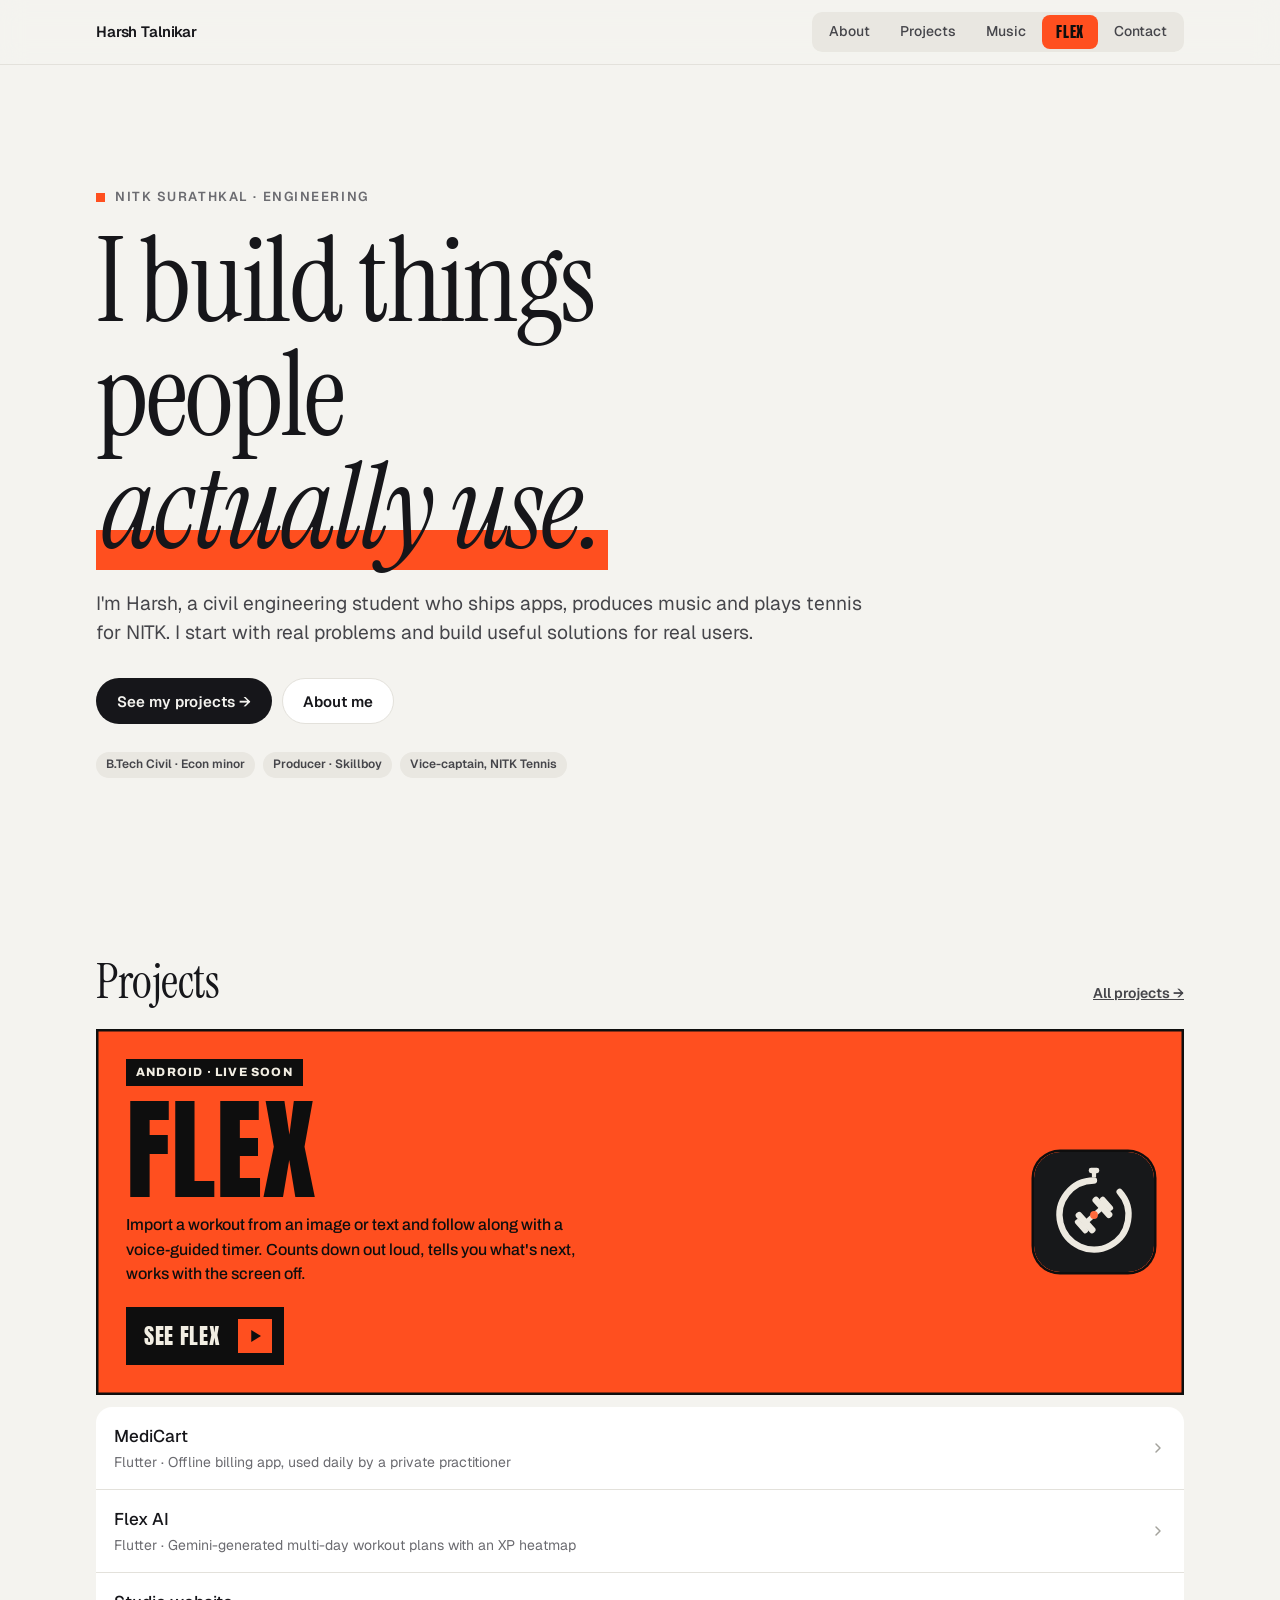
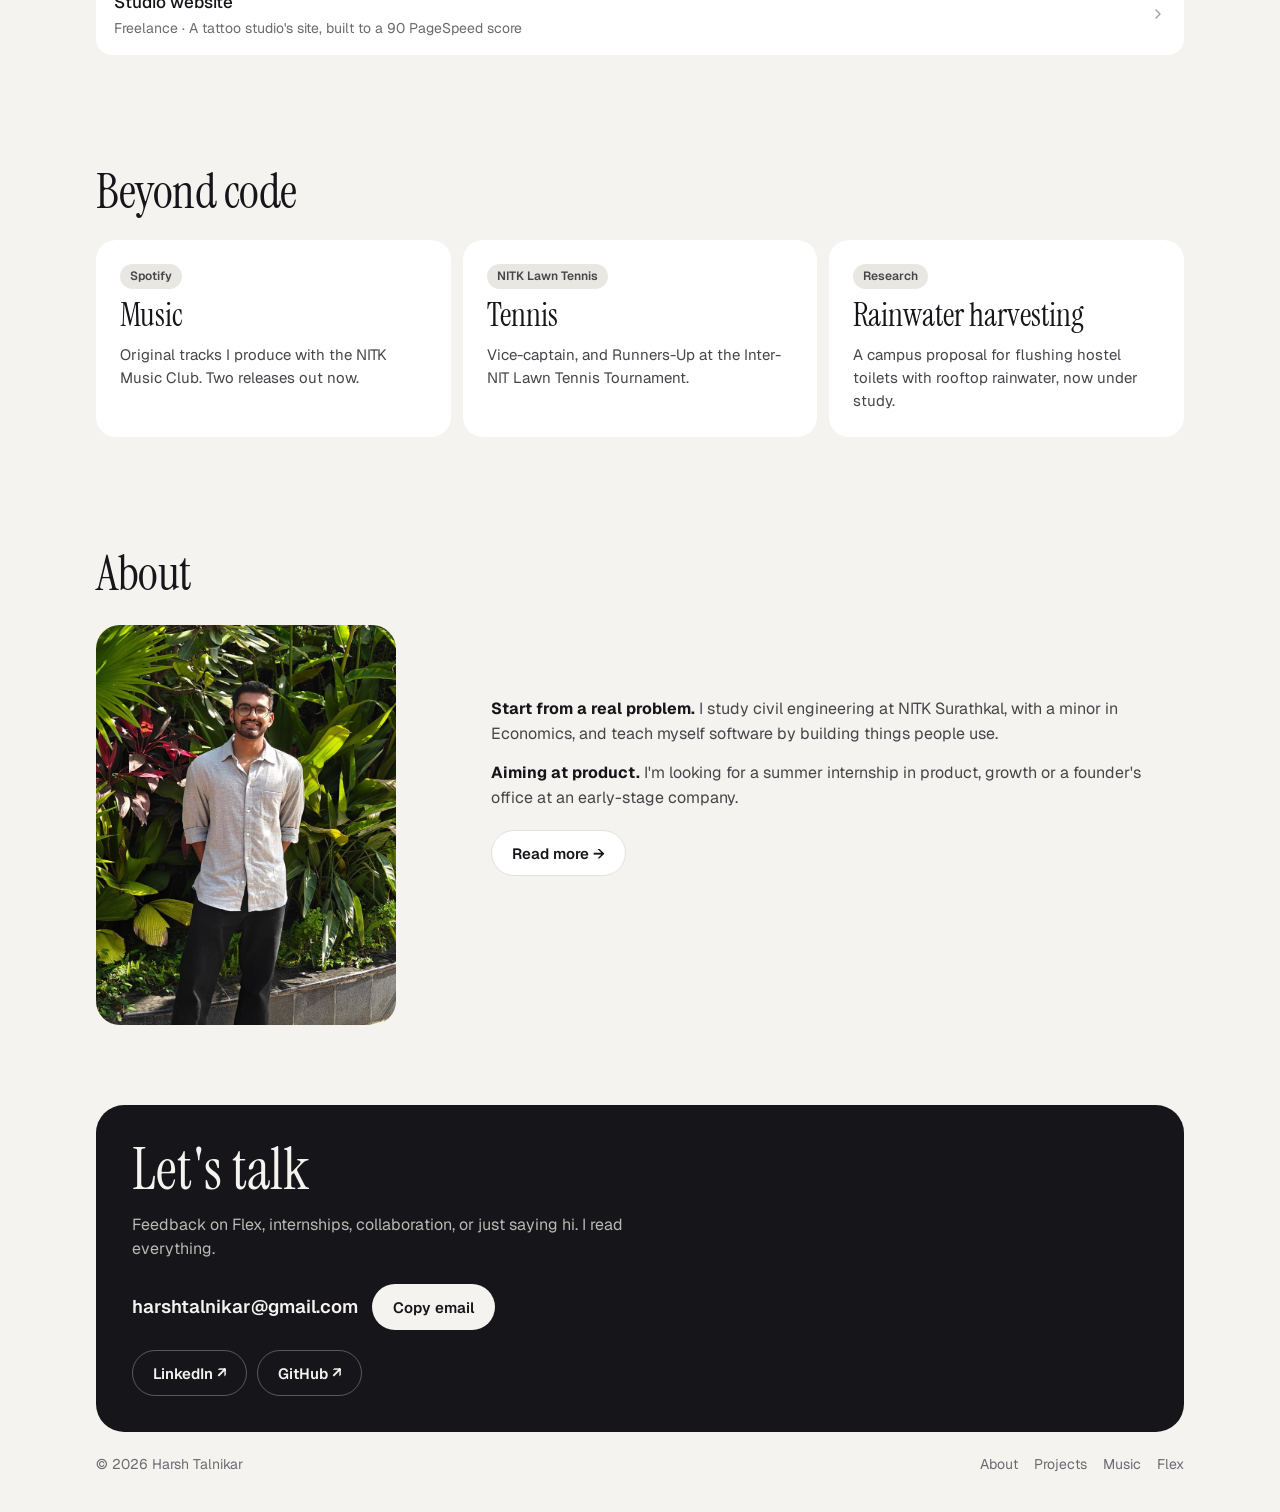
<file: index.html>
<!doctype html>
<html lang="en"><head><meta charset="utf-8"><meta name="viewport" content="width=device-width,initial-scale=1,viewport-fit=cover">
<title>Harsh Talnikar</title><meta name="description" content="Engineering student at NITK Surathkal who builds apps, produces music and plays tennis. Projects, music and more.">
<meta name="theme-color" content="#F4F3EF"><link rel="canonical" href="https://harshtalnikar.in/">
<meta property="og:title" content="Harsh Talnikar"><meta property="og:description" content="Engineering student at NITK Surathkal who builds apps, produces music and plays tennis. Projects, music and more."><meta property="og:type" content="website"><meta property="og:url" content="https://harshtalnikar.in/"><meta property="og:site_name" content="Harsh Talnikar"><meta property="og:image" content="https://harshtalnikar.in/assets/og-image.png"><meta property="og:image:width" content="1200"><meta property="og:image:height" content="630"><meta name="twitter:card" content="summary_large_image"><meta name="twitter:title" content="Harsh Talnikar"><meta name="twitter:description" content="Engineering student at NITK Surathkal who builds apps, produces music and plays tennis. Projects, music and more."><meta name="twitter:image" content="https://harshtalnikar.in/assets/og-image.png">
<link rel="icon" type="image/svg+xml" href="assets/favicon.svg"><link rel="icon" type="image/png" sizes="32x32" href="assets/favicon-32.png"><link rel="apple-touch-icon" href="assets/apple-touch-icon.png">
<link rel="preconnect" href="https://fonts.googleapis.com"><link rel="preconnect" href="https://fonts.gstatic.com" crossorigin>
<link rel="stylesheet" href="https://fonts.googleapis.com/css2?family=Anton&family=Archivo:wght@400;500;600;700;800&family=Geist:wght@400;500;600;700&family=Instrument+Serif:ital@0;1&display=swap">
<link rel="stylesheet" href="assets/style.css"></head>
<body data-page="home">
<svg width="0" height="0" style="position:absolute" aria-hidden="true" focusable="false"><defs>
<symbol id="logo2b" viewBox="0 0 64 64"><rect width="64" height="64" rx="14" fill="#17181A"/><g transform="translate(32 32) scale(.8) translate(-32 -32)"><path d="M49.09 18.61A23 23 0 1 1 32 11" fill="none" stroke="#EDE9E0" stroke-width="4.2" stroke-linecap="round"/><rect x="28.5" y="2.5" width="7" height="3.6" rx="1.6" fill="#EDE9E0"/><rect x="30.6" y="5.5" width="2.8" height="3.4" fill="#EDE9E0"/><g transform="translate(32 34) rotate(-42)"><g transform="scale(1.02)"><rect x="-11" y="-1.5" width="22" height="3" rx="1.5" fill="#EDE9E0"/><rect x="-9.6" y="-8.5" width="4.4" height="17" rx="2" fill="#EDE9E0"/><rect x="5.2" y="-8.5" width="4.4" height="17" rx="2" fill="#EDE9E0"/><rect x="-12.8" y="-5.5" width="3.6" height="11" rx="1.5" fill="#EDE9E0"/><rect x="9.2" y="-5.5" width="3.6" height="11" rx="1.5" fill="#EDE9E0"/></g></g><circle cx="32" cy="34" r="2.6" fill="#FF6A3D"/></g></symbol>
<symbol id="chev" viewBox="0 0 24 24"><path d="M9 6l6 6-6 6" fill="none" stroke="currentColor" stroke-width="2.2" stroke-linecap="round" stroke-linejoin="round"/></symbol>
</defs></svg>
<header class="nav"><div class="wrap">
  <a class="brand" href="./" data-link="home"><span>Harsh Talnikar</span></a>
  <nav aria-label="Main"><ul class="seg">
    <li><a href="about/" data-nav="about">About</a></li>
    <li><a href="projects/" data-nav="projects">Projects</a></li>
    <li><a href="music/" data-nav="music">Music</a></li>
    <li><a href="flex/" data-nav="flex">Flex</a></li>
    <li><a href="#contact" data-scroll="contact">Contact</a></li>
  </ul></nav>
</div></header>
<main>
<section class="page" data-page="home">
  <div class="wrap hero"><div>
    <p class="eyebrow">NITK Surathkal · Engineering</p>
    <h1 class="display">I build things people <em>actually use.</em></h1>
    <p class="lede">I'm Harsh, a civil engineering student who ships apps, produces music and plays tennis for NITK. I start with real problems and build useful solutions for real users.</p>
    <div class="actions"><a class="btn primary" href="projects/">See my projects →</a><a class="btn ghost" href="about/">About me</a></div>
    <div class="tags"><span class="tag">B.Tech Civil · Econ minor</span><span class="tag">Producer · Skillboy</span><span class="tag">Vice-captain, NITK Tennis</span></div>
  </div></div>

  <section class="sec"><div class="wrap">
    <div class="sec-head"><h2 class="h2">Projects</h2><a href="projects/">All projects →</a></div>
    <a class="feature" href="flex/">
      <div>
        <span class="tag live">Android · Live soon</span>
        <h3>Flex</h3>
        <p>Import a workout from an image or text and follow along with a voice-guided timer. Counts down out loud, tells you what's next, works with the screen off.</p>
        <span class="p-btn"><span>See Flex</span><i><svg width="18" height="18" viewBox="0 0 24 24" fill="currentColor" aria-hidden="true"><path d="M7 4l13 8-13 8z"/></svg></i></span>
      </div>
      <svg class="logo" aria-hidden="true"><use href="#logo2b"/></svg>
    </a>
    <ul class="list">
      <li><a href="projects/"><span><b>MediCart</b><small>Flutter · Offline billing app, used daily by a private practitioner</small></span><svg width="16" height="16" aria-hidden="true"><use href="#chev"/></svg></a></li>
      <li><a href="projects/"><span><b>Flex AI</b><small>Flutter · Gemini-generated multi-day workout plans with an XP heatmap</small></span><svg width="16" height="16" aria-hidden="true"><use href="#chev"/></svg></a></li>
      <li><a href="projects/"><span><b>Studio website</b><small>Freelance · A tattoo studio's site, built to a 90 PageSpeed score</small></span><svg width="16" height="16" aria-hidden="true"><use href="#chev"/></svg></a></li>
    </ul>
  </div></section>

  <section class="sec"><div class="wrap">
    <div class="sec-head"><h2 class="h2">Beyond code</h2></div>
    <div class="tiles">
      <a class="tile" href="music/"><span class="tag">Spotify</span><h3>Music</h3><p>Original tracks I produce with the NITK Music Club. Two releases out now.</p></a>
      <a class="tile" href="about/"><span class="tag">NITK Lawn Tennis</span><h3>Tennis</h3><p>Vice-captain, and Runners-Up at the Inter-NIT Lawn Tennis Tournament.</p></a>
      <a class="tile" href="about/"><span class="tag">Research</span><h3>Rainwater harvesting</h3><p>A campus proposal for flushing hostel toilets with rooftop rainwater, now under study.</p></a>
    </div>
  </div></section>

  <section class="sec"><div class="wrap two about-home">
    <div><h2 class="h2">About</h2><img class="portrait" src="assets/harsh-portrait.jpg" alt="Harsh smiling, standing in front of tropical plants" width="800" height="1067" loading="lazy"></div>
    <div class="copy">
      <p><strong>Start from a real problem.</strong> I study civil engineering at NITK Surathkal, with a minor in Economics, and teach myself software by building things people use.</p>
      <p><strong>Aiming at product.</strong> I'm looking for a summer internship in product, growth or a founder's office at an early-stage company.</p>
      <div class="actions" style="margin-top:20px"><a class="btn ghost" href="about/">Read more →</a></div>
    </div>
  </div></section>
</section>
</main>
<footer id="contact"><div class="wrap foot">
  <div class="contact">
    <h2>Let's talk</h2>
    <p>Feedback on Flex, internships, collaboration, or just saying hi. I read everything.</p>
    <div class="email-row"><span class="email" id="email">harshtalnikar@gmail.com</span><button type="button" class="btn cream" id="copy">Copy email</button></div>
    <div class="actions"><a class="btn line-dark" href="https://www.linkedin.com/in/htalnikar/" target="_blank" rel="noopener">LinkedIn ↗</a><a class="btn line-dark" href="https://github.com/Skillboy127" target="_blank" rel="noopener">GitHub ↗</a></div>
  </div>
  <div class="fine"><span>© 2026 Harsh Talnikar</span><nav aria-label="Footer"><a href="about/">About</a><a href="projects/">Projects</a><a href="music/">Music</a><a href="flex/">Flex</a></nav></div>
</div></footer>
<script>
(function(){

  document.addEventListener('click',function(e){
    var s=e.target.closest('[data-scroll]');
    if(s){
      e.preventDefault();
      var t=document.getElementById(s.getAttribute('data-scroll'));
      if(t) t.scrollIntoView({behavior:'smooth',block:'start'});
      return;
    }
  });

  /* projects filter */
  var fb=document.querySelectorAll('[data-filter]');
  fb.forEach(function(b){
    b.addEventListener('click',function(){
      var f=b.getAttribute('data-filter');
      fb.forEach(function(x){x.setAttribute('aria-pressed',x===b?'true':'false');});
      document.querySelectorAll('.proj').forEach(function(p){p.hidden=!(f==='all'||p.getAttribute('data-cat')===f);});
    });
  });

  /* copy email */
  var cb=document.getElementById('copy'), em=document.getElementById('email');
  if(cb&&em){
  function selectEmail(){var r=document.createRange();r.selectNodeContents(em);var s=window.getSelection();s.removeAllRanges();s.addRange(r);}
  cb.addEventListener('click',function(){
    function ok(){cb.textContent='Copied';setTimeout(function(){cb.textContent='Copy email';},1600);}
    try{ navigator.clipboard.writeText(em.textContent).then(ok,function(){selectEmail();cb.textContent='Selected';}); }
    catch(err){ selectEmail(); cb.textContent='Selected'; }
  });
  }

  /* poster timer: counts 3-2-1 on loop */
  var c=document.getElementById('count');
  if(c && !window.matchMedia('(prefers-reduced-motion: reduce)').matches){
    var n=3; setInterval(function(){ n=n<=1?3:n-1; c.textContent=n; },1000);
  }
})();
</script>
</body></html>
</file>
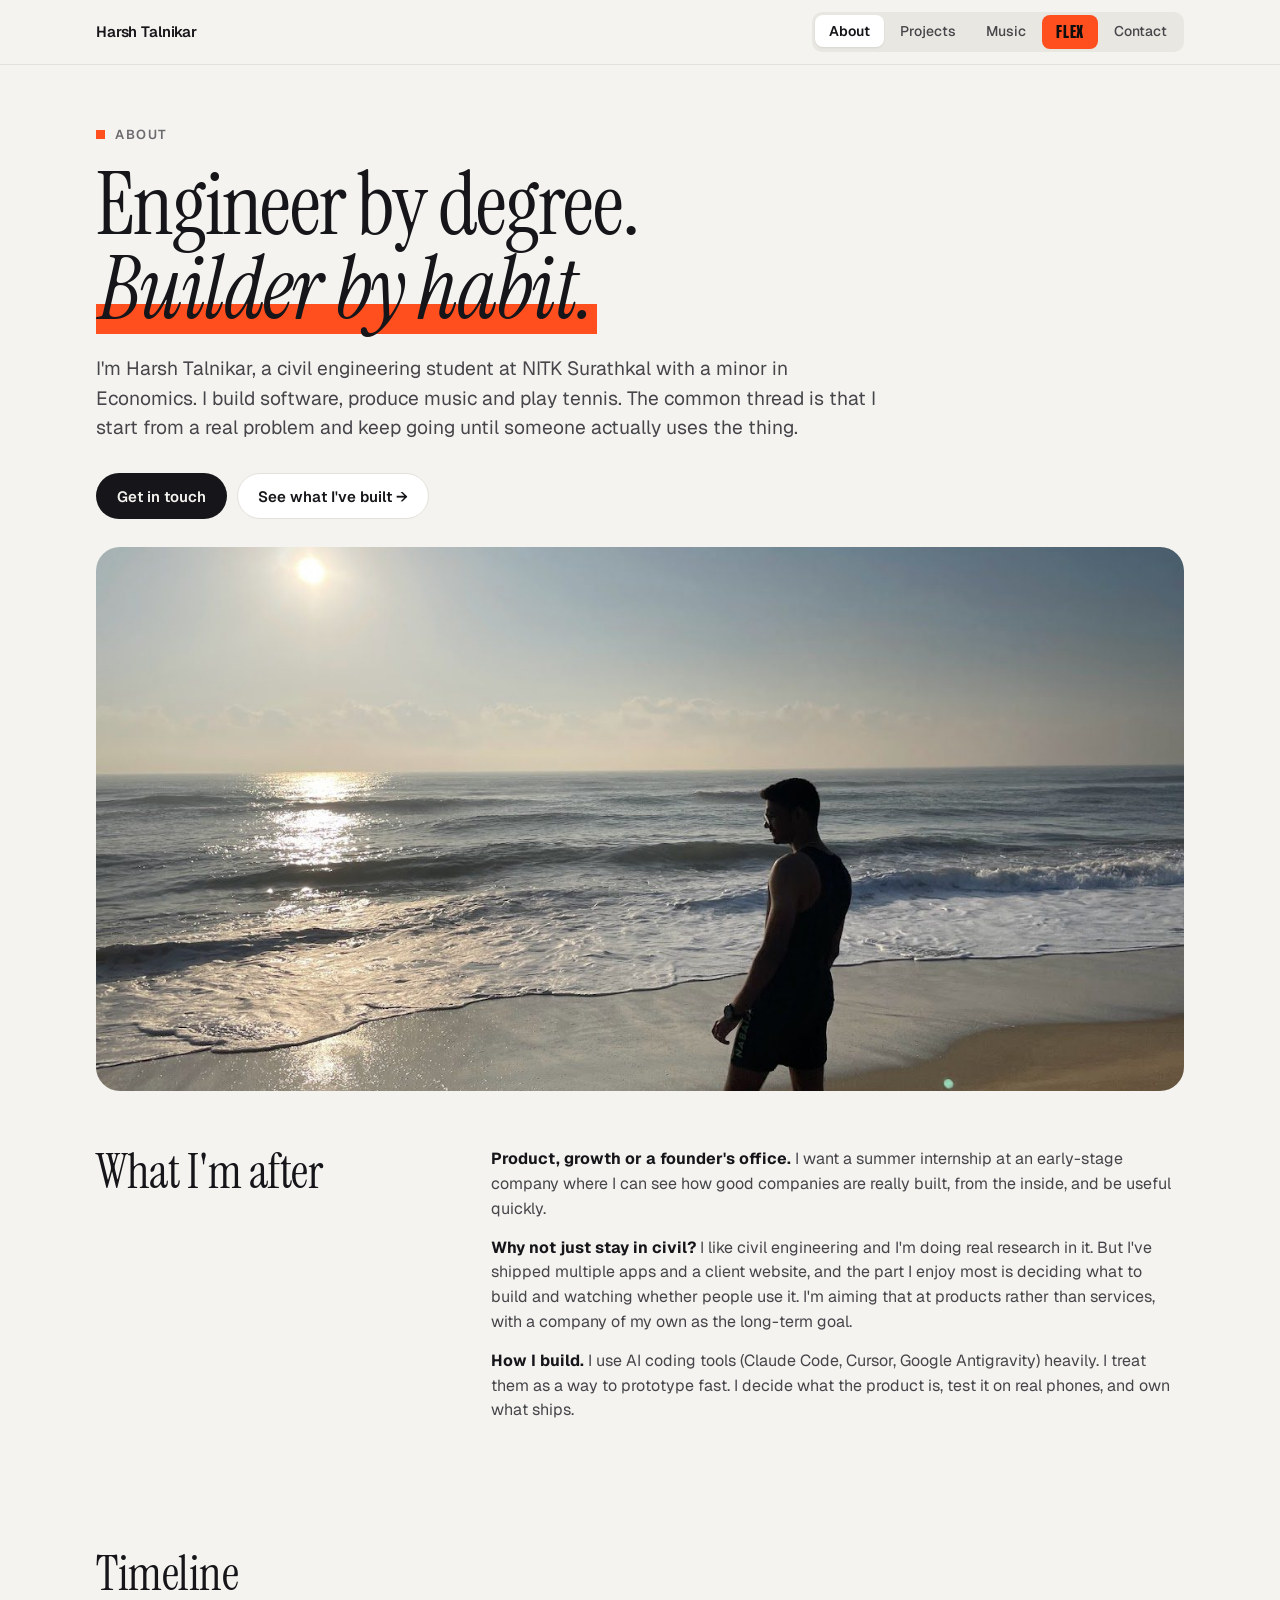
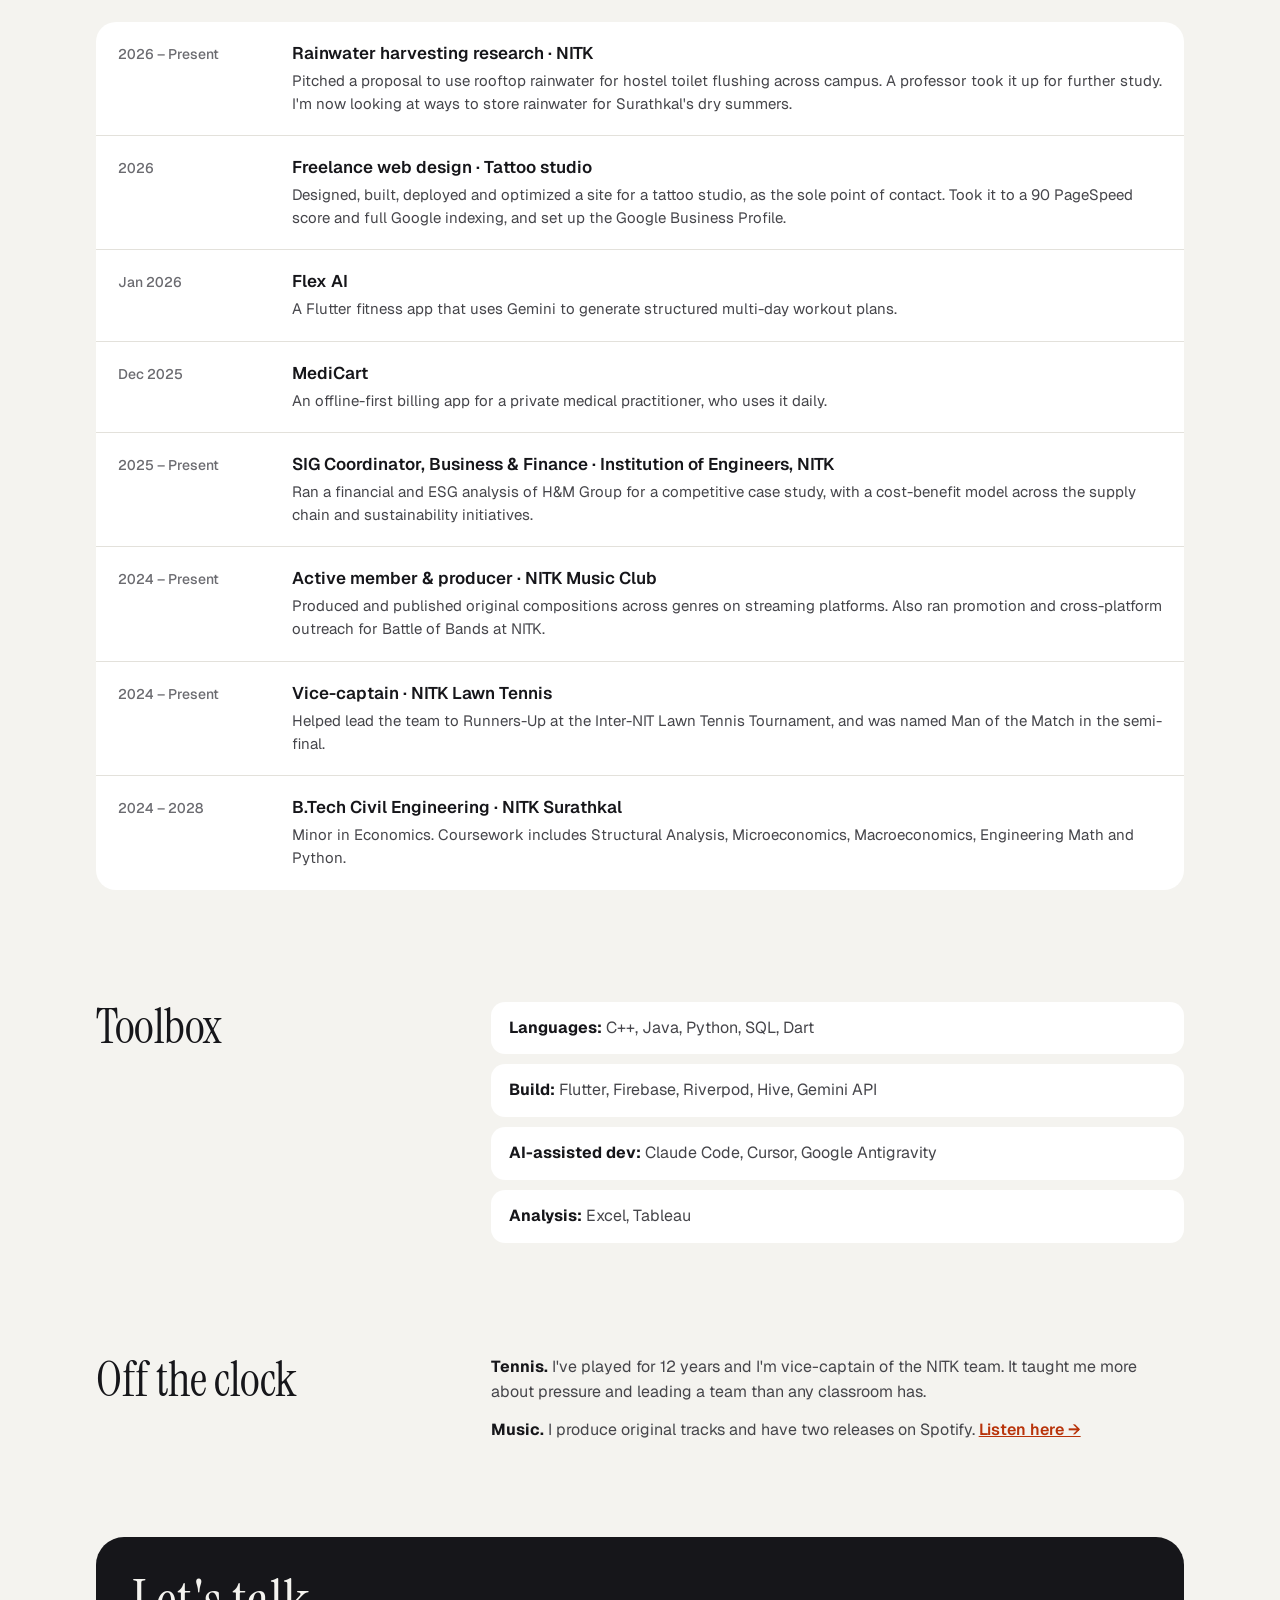
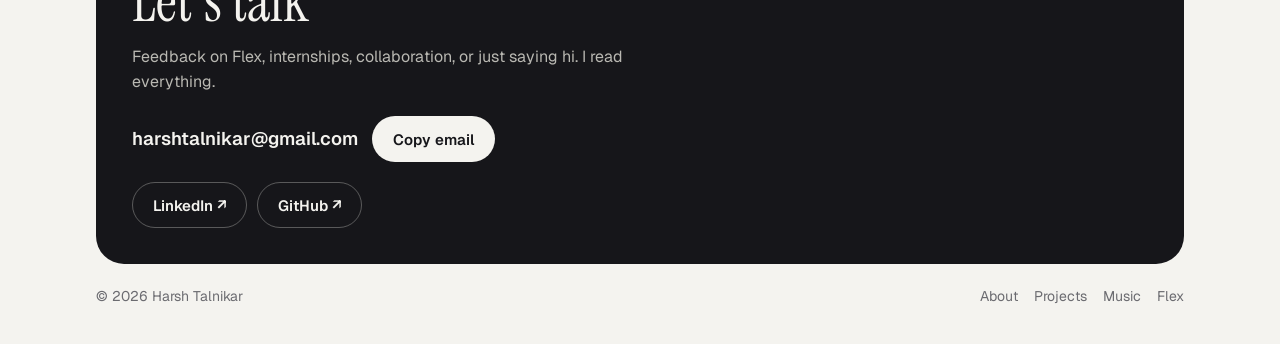
<file: about/index.html>
<!doctype html>
<html lang="en"><head><meta charset="utf-8"><meta name="viewport" content="width=device-width,initial-scale=1,viewport-fit=cover">
<title>About · Harsh Talnikar</title><meta name="description" content="Engineering student at NITK Surathkal with a minor in Economics. Looking for product, growth or founder's-office internships. Timeline, skills and what I build.">
<meta name="theme-color" content="#F4F3EF"><link rel="canonical" href="https://harshtalnikar.in/about/">
<meta property="og:title" content="About · Harsh Talnikar"><meta property="og:description" content="Engineering student at NITK Surathkal with a minor in Economics. Looking for product, growth or founder's-office internships. Timeline, skills and what I build."><meta property="og:type" content="website"><meta property="og:url" content="https://harshtalnikar.in/about/"><meta property="og:site_name" content="Harsh Talnikar"><meta property="og:image" content="https://harshtalnikar.in/assets/og-image.png"><meta property="og:image:width" content="1200"><meta property="og:image:height" content="630"><meta name="twitter:card" content="summary_large_image"><meta name="twitter:title" content="About · Harsh Talnikar"><meta name="twitter:description" content="Engineering student at NITK Surathkal with a minor in Economics. Looking for product, growth or founder's-office internships. Timeline, skills and what I build."><meta name="twitter:image" content="https://harshtalnikar.in/assets/og-image.png">
<link rel="icon" type="image/svg+xml" href="../assets/favicon.svg"><link rel="icon" type="image/png" sizes="32x32" href="../assets/favicon-32.png"><link rel="apple-touch-icon" href="../assets/apple-touch-icon.png">
<link rel="preconnect" href="https://fonts.googleapis.com"><link rel="preconnect" href="https://fonts.gstatic.com" crossorigin>
<link rel="stylesheet" href="https://fonts.googleapis.com/css2?family=Anton&family=Archivo:wght@400;500;600;700;800&family=Geist:wght@400;500;600;700&family=Instrument+Serif:ital@0;1&display=swap">
<link rel="stylesheet" href="../assets/style.css"></head>
<body data-page="about">
<svg width="0" height="0" style="position:absolute" aria-hidden="true" focusable="false"><defs>
<symbol id="logo2b" viewBox="0 0 64 64"><rect width="64" height="64" rx="14" fill="#17181A"/><g transform="translate(32 32) scale(.8) translate(-32 -32)"><path d="M49.09 18.61A23 23 0 1 1 32 11" fill="none" stroke="#EDE9E0" stroke-width="4.2" stroke-linecap="round"/><rect x="28.5" y="2.5" width="7" height="3.6" rx="1.6" fill="#EDE9E0"/><rect x="30.6" y="5.5" width="2.8" height="3.4" fill="#EDE9E0"/><g transform="translate(32 34) rotate(-42)"><g transform="scale(1.02)"><rect x="-11" y="-1.5" width="22" height="3" rx="1.5" fill="#EDE9E0"/><rect x="-9.6" y="-8.5" width="4.4" height="17" rx="2" fill="#EDE9E0"/><rect x="5.2" y="-8.5" width="4.4" height="17" rx="2" fill="#EDE9E0"/><rect x="-12.8" y="-5.5" width="3.6" height="11" rx="1.5" fill="#EDE9E0"/><rect x="9.2" y="-5.5" width="3.6" height="11" rx="1.5" fill="#EDE9E0"/></g></g><circle cx="32" cy="34" r="2.6" fill="#FF6A3D"/></g></symbol>
<symbol id="chev" viewBox="0 0 24 24"><path d="M9 6l6 6-6 6" fill="none" stroke="currentColor" stroke-width="2.2" stroke-linecap="round" stroke-linejoin="round"/></symbol>
</defs></svg>
<header class="nav"><div class="wrap">
  <a class="brand" href="../" data-link="home"><span>Harsh Talnikar</span></a>
  <nav aria-label="Main"><ul class="seg">
    <li><a href="../about/" data-nav="about" aria-current="page">About</a></li>
    <li><a href="../projects/" data-nav="projects">Projects</a></li>
    <li><a href="../music/" data-nav="music">Music</a></li>
    <li><a href="../flex/" data-nav="flex">Flex</a></li>
    <li><a href="#contact" data-scroll="contact">Contact</a></li>
  </ul></nav>
</div></header>
<main>
<section class="page" data-page="about">
  <div class="wrap phead">
    <p class="eyebrow">About</p>
    <h1 class="h1">Engineer by degree. <em>Builder by habit.</em></h1>
    <p class="lede">I'm Harsh Talnikar, a civil engineering student at NITK Surathkal with a minor in Economics. I build software, produce music and play tennis. The common thread is that I start from a real problem and keep going until someone actually uses the thing.</p>
    <div class="actions"><a class="btn primary" href="#contact" data-scroll="contact">Get in touch</a><a class="btn ghost" href="../projects/">See what I've built →</a></div>
  </div>
  <div class="wrap"><img class="photo" src="../assets/harsh-beach.jpg" alt="Harsh standing on a beach at sunrise, seen as a silhouette" width="1319" height="989"></div>

  <section class="sec"><div class="wrap two">
    <div><h2 class="h2">What I'm after</h2></div>
    <div class="copy">
      <p><strong>Product, growth or a founder's office.</strong> I want a summer internship at an early-stage company where I can see how good companies are really built, from the inside, and be useful quickly.</p>
      <p><strong>Why not just stay in civil?</strong> I like civil engineering and I'm doing real research in it. But I've shipped multiple apps and a client website, and the part I enjoy most is deciding what to build and watching whether people use it. I'm aiming that at products rather than services, with a company of my own as the long-term goal.</p>
      <p><strong>How I build.</strong> I use AI coding tools (Claude Code, Cursor, Google Antigravity) heavily. I treat them as a way to prototype fast. I decide what the product is, test it on real phones, and own what ships.</p>
    </div>
  </div></section>

  <section class="sec"><div class="wrap">
    <div class="sec-head"><h2 class="h2">Timeline</h2></div>
    <div class="timeline">
      <div class="tl"><time>2026 – Present</time><div><h3>Rainwater harvesting research · NITK</h3><p>Pitched a proposal to use rooftop rainwater for hostel toilet flushing across campus. A professor took it up for further study. I'm now looking at ways to store rainwater for Surathkal's dry summers.</p></div></div>
      <div class="tl"><time>2026</time><div><h3>Freelance web design · Tattoo studio</h3><p>Designed, built, deployed and optimized a site for a tattoo studio, as the sole point of contact. Took it to a 90 PageSpeed score and full Google indexing, and set up the Google Business Profile.</p></div></div>
      <div class="tl"><time>Jan 2026</time><div><h3>Flex AI</h3><p>A Flutter fitness app that uses Gemini to generate structured multi-day workout plans.</p></div></div>
      <div class="tl"><time>Dec 2025</time><div><h3>MediCart</h3><p>An offline-first billing app for a private medical practitioner, who uses it daily.</p></div></div>
      <div class="tl"><time>2025 – Present</time><div><h3>SIG Coordinator, Business &amp; Finance · Institution of Engineers, NITK</h3><p>Ran a financial and ESG analysis of H&amp;M Group for a competitive case study, with a cost-benefit model across the supply chain and sustainability initiatives.</p></div></div>
      <div class="tl"><time>2024 – Present</time><div><h3>Active member &amp; producer · NITK Music Club</h3><p>Produced and published original compositions across genres on streaming platforms. Also ran promotion and cross-platform outreach for Battle of Bands at NITK.</p></div></div>
      <div class="tl"><time>2024 – Present</time><div><h3>Vice-captain · NITK Lawn Tennis</h3><p>Helped lead the team to Runners-Up at the Inter-NIT Lawn Tennis Tournament, and was named Man of the Match in the semi-final.</p></div></div>
      <div class="tl"><time>2024 – 2028</time><div><h3>B.Tech Civil Engineering · NITK Surathkal</h3><p>Minor in Economics. Coursework includes Structural Analysis, Microeconomics, Macroeconomics, Engineering Math and Python.</p></div></div>
    </div>
  </div></section>

  <section class="sec"><div class="wrap two">
    <div><h2 class="h2">Toolbox</h2></div>
    <ul class="facts">
      <li><strong>Languages:</strong> C++, Java, Python, SQL, Dart</li>
      <li><strong>Build:</strong> Flutter, Firebase, Riverpod, Hive, Gemini API</li>
      <li><strong>AI-assisted dev:</strong> Claude Code, Cursor, Google Antigravity</li>
      <li><strong>Analysis:</strong> Excel, Tableau</li>
    </ul>
  </div></section>

  <section class="sec"><div class="wrap two">
    <div><h2 class="h2">Off the clock</h2></div>
    <div class="copy">
      <p><strong>Tennis.</strong> I've played for 12 years and I'm vice-captain of the NITK team. It taught me more about pressure and leading a team than any classroom has.</p>
      <p><strong>Music.</strong> I produce original tracks and have two releases on Spotify. <a href="../music/">Listen here →</a></p>
    </div>
  </div></section>
</section>
</main>
<footer id="contact"><div class="wrap foot">
  <div class="contact">
    <h2>Let's talk</h2>
    <p>Feedback on Flex, internships, collaboration, or just saying hi. I read everything.</p>
    <div class="email-row"><span class="email" id="email">harshtalnikar@gmail.com</span><button type="button" class="btn cream" id="copy">Copy email</button></div>
    <div class="actions"><a class="btn line-dark" href="https://www.linkedin.com/in/htalnikar/" target="_blank" rel="noopener">LinkedIn ↗</a><a class="btn line-dark" href="https://github.com/Skillboy127" target="_blank" rel="noopener">GitHub ↗</a></div>
  </div>
  <div class="fine"><span>© 2026 Harsh Talnikar</span><nav aria-label="Footer"><a href="../about/">About</a><a href="../projects/">Projects</a><a href="../music/">Music</a><a href="../flex/">Flex</a></nav></div>
</div></footer>
<script>
(function(){

  document.addEventListener('click',function(e){
    var s=e.target.closest('[data-scroll]');
    if(s){
      e.preventDefault();
      var t=document.getElementById(s.getAttribute('data-scroll'));
      if(t) t.scrollIntoView({behavior:'smooth',block:'start'});
      return;
    }
  });

  /* projects filter */
  var fb=document.querySelectorAll('[data-filter]');
  fb.forEach(function(b){
    b.addEventListener('click',function(){
      var f=b.getAttribute('data-filter');
      fb.forEach(function(x){x.setAttribute('aria-pressed',x===b?'true':'false');});
      document.querySelectorAll('.proj').forEach(function(p){p.hidden=!(f==='all'||p.getAttribute('data-cat')===f);});
    });
  });

  /* copy email */
  var cb=document.getElementById('copy'), em=document.getElementById('email');
  if(cb&&em){
  function selectEmail(){var r=document.createRange();r.selectNodeContents(em);var s=window.getSelection();s.removeAllRanges();s.addRange(r);}
  cb.addEventListener('click',function(){
    function ok(){cb.textContent='Copied';setTimeout(function(){cb.textContent='Copy email';},1600);}
    try{ navigator.clipboard.writeText(em.textContent).then(ok,function(){selectEmail();cb.textContent='Selected';}); }
    catch(err){ selectEmail(); cb.textContent='Selected'; }
  });
  }

  /* poster timer: counts 3-2-1 on loop */
  var c=document.getElementById('count');
  if(c && !window.matchMedia('(prefers-reduced-motion: reduce)').matches){
    var n=3; setInterval(function(){ n=n<=1?3:n-1; c.textContent=n; },1000);
  }
})();
</script>
</body></html>
</file>
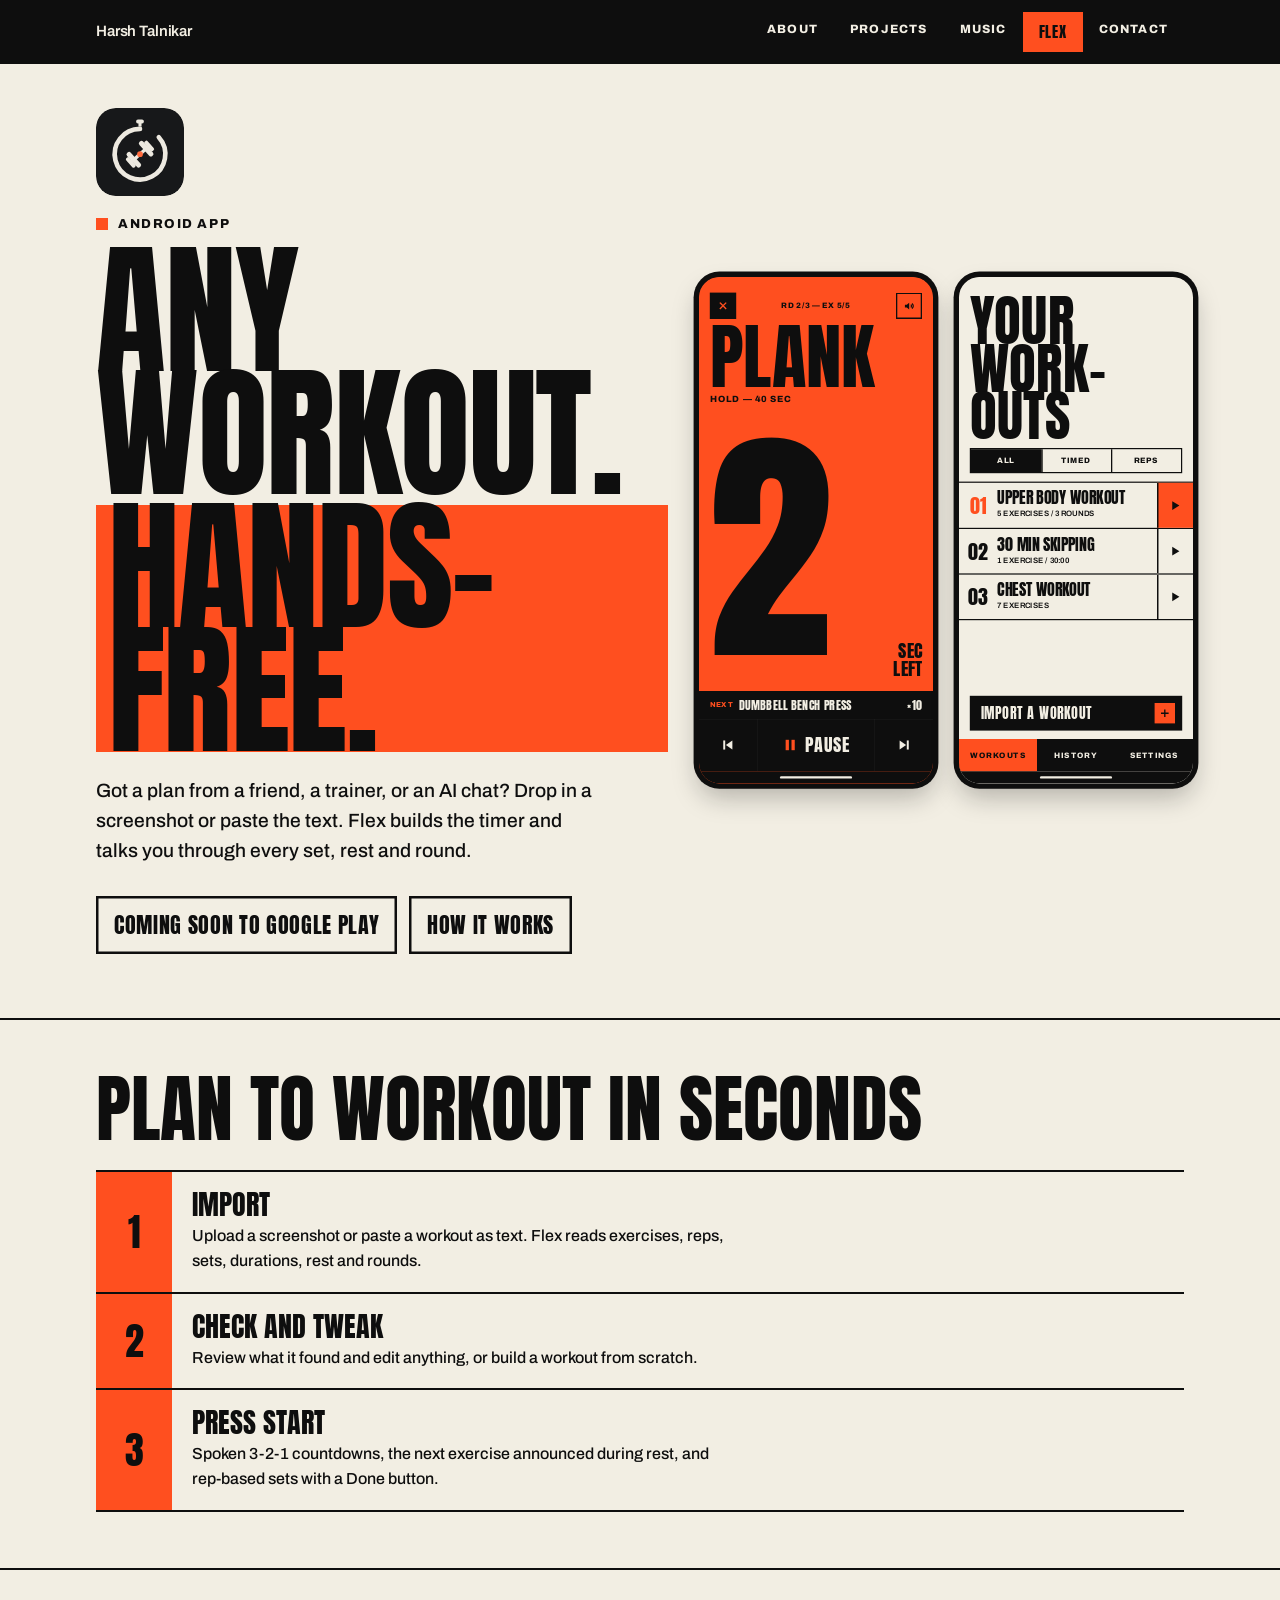
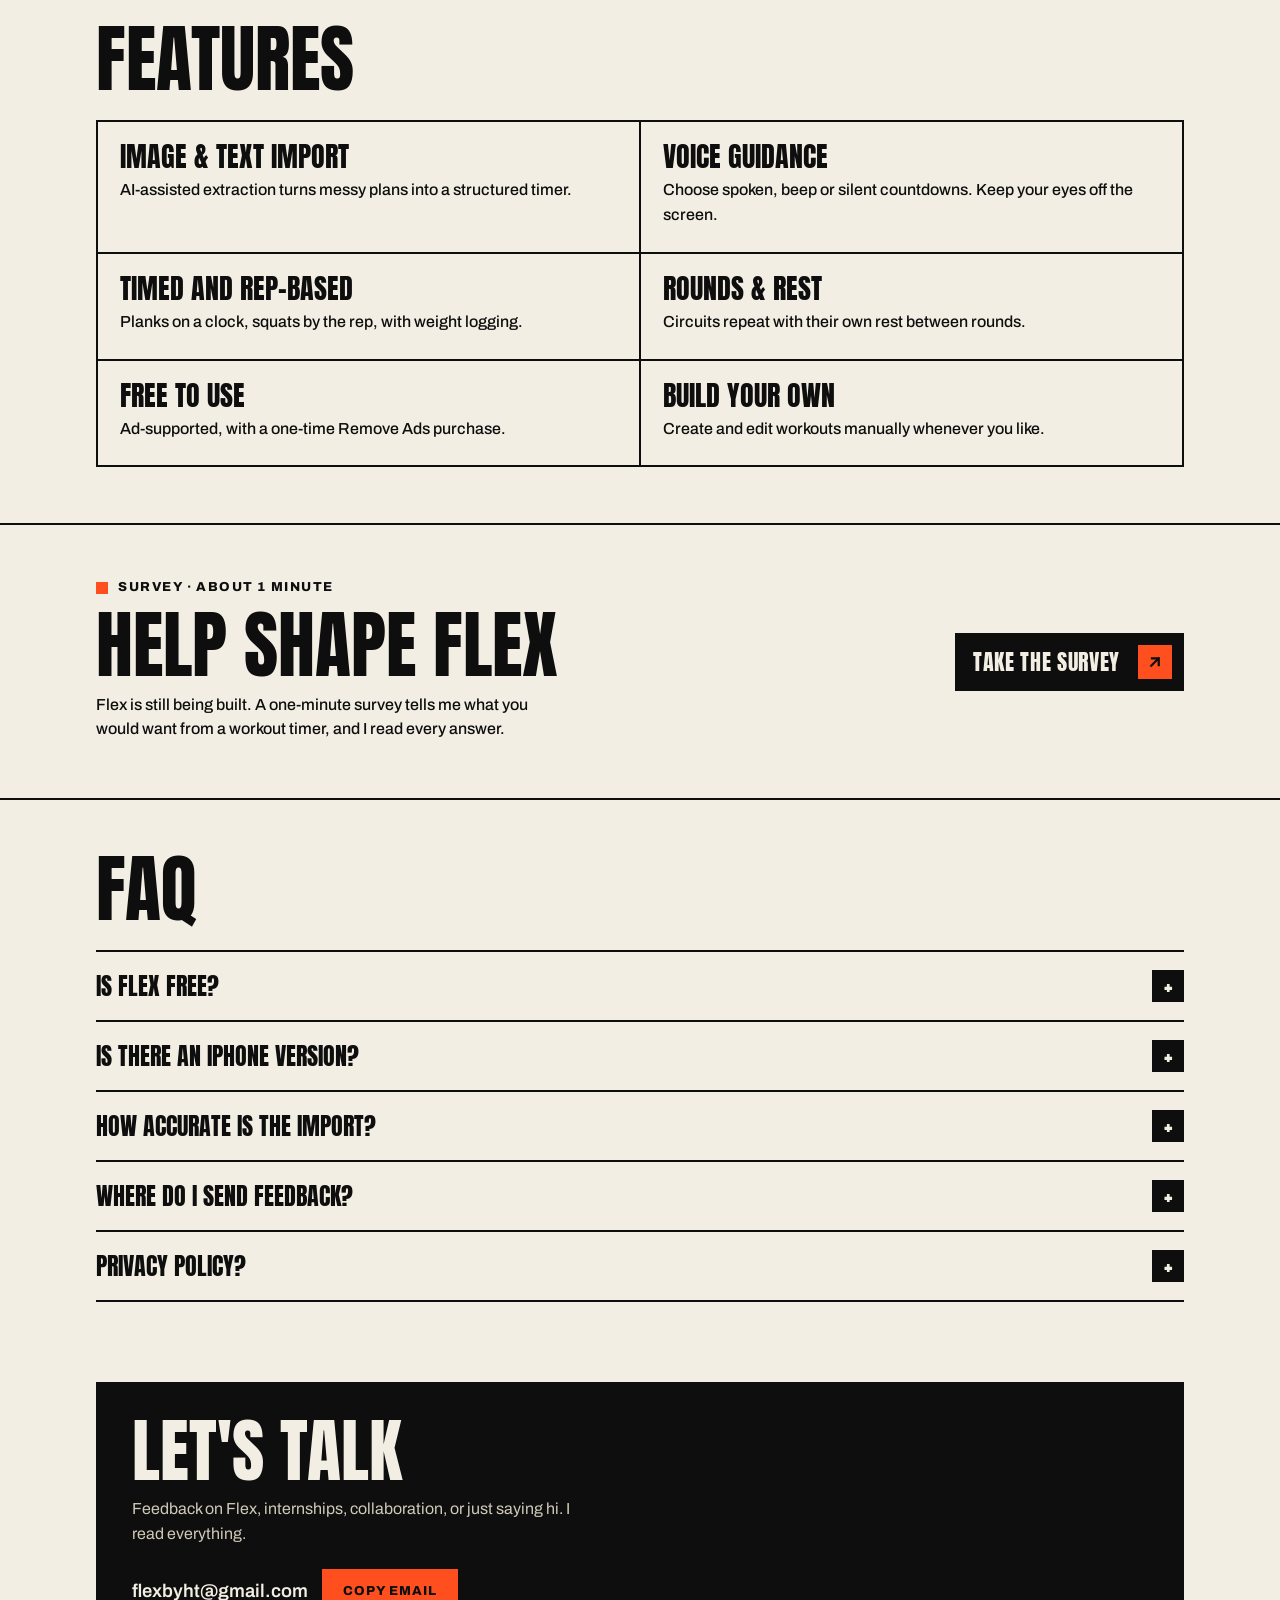
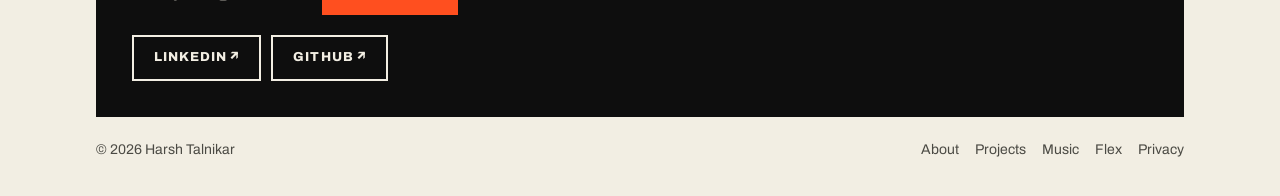
<file: flex/index.html>
<!doctype html>
<html lang="en"><head><meta charset="utf-8"><meta name="viewport" content="width=device-width,initial-scale=1,viewport-fit=cover">
<title>Flex · Any workout, hands-free</title><meta name="description" content="Flex turns a workout screenshot or pasted text into a voice-guided timer. Android app by Harsh Talnikar, coming soon to Google Play.">
<meta name="theme-color" content="#0E0E0E"><link rel="canonical" href="https://harshtalnikar.in/flex/">
<meta property="og:title" content="Flex · Any workout, hands-free"><meta property="og:description" content="Flex turns a workout screenshot or pasted text into a voice-guided timer. Android app by Harsh Talnikar, coming soon to Google Play."><meta property="og:type" content="website"><meta property="og:url" content="https://harshtalnikar.in/flex/"><meta property="og:site_name" content="Harsh Talnikar"><meta property="og:image" content="https://harshtalnikar.in/assets/og-image.png"><meta property="og:image:width" content="1200"><meta property="og:image:height" content="630"><meta name="twitter:card" content="summary_large_image"><meta name="twitter:title" content="Flex · Any workout, hands-free"><meta name="twitter:description" content="Flex turns a workout screenshot or pasted text into a voice-guided timer. Android app by Harsh Talnikar, coming soon to Google Play."><meta name="twitter:image" content="https://harshtalnikar.in/assets/og-image.png">
<link rel="icon" type="image/svg+xml" href="../assets/favicon.svg"><link rel="icon" type="image/png" sizes="32x32" href="../assets/favicon-32.png"><link rel="apple-touch-icon" href="../assets/apple-touch-icon.png">
<link rel="preconnect" href="https://fonts.googleapis.com"><link rel="preconnect" href="https://fonts.gstatic.com" crossorigin>
<link rel="stylesheet" href="https://fonts.googleapis.com/css2?family=Anton&family=Archivo:wght@400;500;600;700;800&family=Geist:wght@400;500;600;700&family=Instrument+Serif:ital@0;1&display=swap">
<link rel="stylesheet" href="../assets/style.css"></head>
<body data-page="flex">
<svg width="0" height="0" style="position:absolute" aria-hidden="true" focusable="false"><defs>
<symbol id="logo2b" viewBox="0 0 64 64"><rect width="64" height="64" rx="14" fill="#17181A"/><g transform="translate(32 32) scale(.8) translate(-32 -32)"><path d="M49.09 18.61A23 23 0 1 1 32 11" fill="none" stroke="#EDE9E0" stroke-width="4.2" stroke-linecap="round"/><rect x="28.5" y="2.5" width="7" height="3.6" rx="1.6" fill="#EDE9E0"/><rect x="30.6" y="5.5" width="2.8" height="3.4" fill="#EDE9E0"/><g transform="translate(32 34) rotate(-42)"><g transform="scale(1.02)"><rect x="-11" y="-1.5" width="22" height="3" rx="1.5" fill="#EDE9E0"/><rect x="-9.6" y="-8.5" width="4.4" height="17" rx="2" fill="#EDE9E0"/><rect x="5.2" y="-8.5" width="4.4" height="17" rx="2" fill="#EDE9E0"/><rect x="-12.8" y="-5.5" width="3.6" height="11" rx="1.5" fill="#EDE9E0"/><rect x="9.2" y="-5.5" width="3.6" height="11" rx="1.5" fill="#EDE9E0"/></g></g><circle cx="32" cy="34" r="2.6" fill="#FF6A3D"/></g></symbol>
<symbol id="chev" viewBox="0 0 24 24"><path d="M9 6l6 6-6 6" fill="none" stroke="currentColor" stroke-width="2.2" stroke-linecap="round" stroke-linejoin="round"/></symbol>
</defs></svg>
<header class="nav"><div class="wrap">
  <a class="brand" href="../" data-link="home"><span>Harsh Talnikar</span></a>
  <nav aria-label="Main"><ul class="seg">
    <li><a href="../about/" data-nav="about">About</a></li>
    <li><a href="../projects/" data-nav="projects">Projects</a></li>
    <li><a href="../music/" data-nav="music">Music</a></li>
    <li><a href="../flex/" data-nav="flex" aria-current="page">Flex</a></li>
    <li><a href="#contact" data-scroll="contact">Contact</a></li>
  </ul></nav>
</div></header>
<main>
<section class="page" data-page="flex">
  <div class="wrap p-hero">
    <div>
      <svg class="p-logo" role="img" aria-label="Flex logo"><use href="#logo2b"/></svg>
      <p class="p-kicker">Android app</p>
      <h1 class="p-h1">Any workout. <span>Hands-free.</span></h1>
      <p class="p-lede">Got a plan from a friend, a trainer, or an AI chat? Drop in a screenshot or paste the text. Flex builds the timer and talks you through every set, rest and round.</p>
      <div class="p-actions">
        <span class="p-btn soon" id="play-btn"><span>Coming soon to Google Play</span></span>
        <a class="p-btn line" href="#how" data-scroll="how"><span>How it works</span></a>
      </div>
    </div>
    <div class="phones" aria-hidden="true">
      <div class="phone"><div class="phone-in ps-timer">
        <div class="ps-top"><span class="ps-x"><svg width="18" height="18" viewBox="0 0 24 24" fill="none" stroke="currentColor" stroke-width="3" stroke-linecap="square"><path d="M6 6l12 12M18 6L6 18"/></svg></span><span class="ps-round">RD 2/3 — EX 5/5</span><span class="ps-vol"><svg width="19" height="19" viewBox="0 0 24 24" fill="#0E0E0E"><path d="M4 9h4l5-4v14l-5-4H4z"/><path d="M16.5 9a4 4 0 0 1 0 6M19 6.5a8 8 0 0 1 0 11" fill="none" stroke="#0E0E0E" stroke-width="2.4"/></svg></span></div>
        <div class="ps-name">Plank</div><div class="ps-sub">HOLD — 40 SEC</div>
        <div class="ps-num"><b id="count">3</b><span>SEC<br>LEFT</span></div>
        <div class="ps-bar"><div class="ps-next"><em>NEXT</em><span>DUMBBELL BENCH PRESS</span><span style="flex:none">×10</span></div>
          <div class="ps-ctrl"><div class="side"><svg width="26" height="26" viewBox="0 0 24 24" fill="#F2EEE3"><path d="M19 5l-10 7 10 7z"/><rect x="5" y="5" width="3" height="14"/></svg></div><div class="mid"><svg width="26" height="26" viewBox="0 0 24 24" fill="#FF4F1F"><rect x="5" y="4" width="5" height="16"/><rect x="14" y="4" width="5" height="16"/></svg>PAUSE</div><div class="side"><svg width="26" height="26" viewBox="0 0 24 24" fill="#F2EEE3"><path d="M5 5l10 7-10 7z"/><rect x="16" y="5" width="3" height="14"/></svg></div></div></div>
        <div class="ps-home" style="background:#0E0E0E"><i></i></div>
      </div></div>
      <div class="phone"><div class="phone-in ps-list">
        <div class="ps-title" style="padding-top:34px">Your<br>Work‑<br>outs</div>
        <div class="ps-tabs"><span class="on">ALL</span><span>TIMED</span><span>REPS</span></div>
        <div class="ps-rows">
          <div class="ps-row hot"><div class="n">01</div><div class="t"><b>Upper Body Workout</b><small>5 EXERCISES / 3 ROUNDS</small></div><div class="go"><svg width="22" height="22" viewBox="0 0 24 24" fill="#0E0E0E"><path d="M7 4l13 8-13 8z"/></svg></div></div>
          <div class="ps-row"><div class="n">02</div><div class="t"><b>30 min skipping</b><small>1 EXERCISE / 30:00</small></div><div class="go"><svg width="22" height="22" viewBox="0 0 24 24" fill="#0E0E0E"><path d="M7 4l13 8-13 8z"/></svg></div></div>
          <div class="ps-row"><div class="n">03</div><div class="t"><b>Chest Workout</b><small>7 EXERCISES</small></div><div class="go"><svg width="22" height="22" viewBox="0 0 24 24" fill="#0E0E0E"><path d="M7 4l13 8-13 8z"/></svg></div></div>
        </div>
        <div class="ps-import"><span>IMPORT A WORKOUT</span><i><svg width="18" height="18" viewBox="0 0 24 24" fill="none" stroke="currentColor" stroke-width="3" stroke-linecap="square"><path d="M12 5v14M5 12h14"/></svg></i></div>
        <div class="ps-tabbar"><span class="on">WORKOUTS</span><span>HISTORY</span><span>SETTINGS</span></div>
        <div class="ps-home"><i></i></div>
      </div></div>
    </div>
  </div>

  <section class="p-sec" id="how"><div class="wrap">
    <h2 class="p-h2">Plan to workout in seconds</h2>
    <ol class="p-steps">
      <li><div class="no">1</div><div class="tx"><h3>Import</h3><p>Upload a screenshot or paste a workout as text. Flex reads exercises, reps, sets, durations, rest and rounds.</p></div></li>
      <li><div class="no">2</div><div class="tx"><h3>Check and tweak</h3><p>Review what it found and edit anything, or build a workout from scratch.</p></div></li>
      <li><div class="no">3</div><div class="tx"><h3>Press start</h3><p>Spoken 3-2-1 countdowns, the next exercise announced during rest, and rep-based sets with a Done button.</p></div></li>
    </ol>
  </div></section>

  <section class="p-sec"><div class="wrap">
    <h2 class="p-h2">Features</h2>
    <div class="p-feats">
      <div><h3>Image &amp; text import</h3><p>AI-assisted extraction turns messy plans into a structured timer.</p></div>
      <div><h3>Voice guidance</h3><p>Choose spoken, beep or silent countdowns. Keep your eyes off the screen.</p></div>
      <div><h3>Timed and rep-based</h3><p>Planks on a clock, squats by the rep, with weight logging.</p></div>
      <div><h3>Rounds &amp; rest</h3><p>Circuits repeat with their own rest between rounds.</p></div>
      <div><h3>Free to use</h3><p>Ad-supported, with a one-time Remove Ads purchase.</p></div>
      <div><h3>Build your own</h3><p>Create and edit workouts manually whenever you like.</p></div>
    </div>
  </div></section>

  <section class="p-sec p-survey" id="survey"><div class="wrap">
    <div class="survey">
      <div>
        <p class="p-kicker">Survey · about 1 minute</p>
        <h2 class="p-h2">Help shape Flex</h2>
        <p>Flex is still being built. A one-minute survey tells me what you would want from a workout timer, and I read every answer.</p>
      </div>
      <a class="p-btn" href="https://docs.google.com/forms/d/e/1FAIpQLSc3jz-toSfnRi5dUbmpe3ElX6eIBR8BVlpnpRNvEvBqbPJJ2w/viewform" target="_blank" rel="noopener"><span>Take the survey</span><i><svg width="18" height="18" viewBox="0 0 24 24" fill="none" stroke="currentColor" stroke-width="3" stroke-linecap="square" aria-hidden="true"><path d="M7 17L17 7M8 7h9v9"/></svg></i></a>
    </div>
  </div></section>

  <section class="p-sec p-faq"><div class="wrap">
    <h2 class="p-h2">FAQ</h2>
    <details><summary>Is Flex free?</summary><p>Yes. It shows ads, and a one-time purchase removes them.</p></details>
    <details><summary>Is there an iPhone version?</summary><p>Not yet. Android first; iOS may follow.</p></details>
    <details><summary>How accurate is the import?</summary><p>Usually good, but AI can misread things. Always glance over the result before you start.</p></details>
    <details><summary>Where do I send feedback?</summary><p>Write to <strong>flexbyht@gmail.com</strong>. I read every message.</p></details>
    <details><summary>Privacy policy?</summary><p>Yes. Read the <a href="privacy/"><strong>Flex Privacy Policy</strong></a>.</p></details>
  </div></section>
</section>
</main>
<footer id="contact"><div class="wrap foot">
  <div class="contact">
    <h2>Let's talk</h2>
    <p>Feedback on Flex, internships, collaboration, or just saying hi. I read everything.</p>
    <div class="email-row"><span class="email" id="email">flexbyht@gmail.com</span><button type="button" class="btn cream" id="copy">Copy email</button></div>
    <div class="actions"><a class="btn line-dark" href="https://www.linkedin.com/in/htalnikar/" target="_blank" rel="noopener">LinkedIn ↗</a><a class="btn line-dark" href="https://github.com/Skillboy127" target="_blank" rel="noopener">GitHub ↗</a></div>
  </div>
  <div class="fine"><span>© 2026 Harsh Talnikar</span><nav aria-label="Footer"><a href="../about/">About</a><a href="../projects/">Projects</a><a href="../music/">Music</a><a href="../flex/">Flex</a><a href="../flex/privacy/">Privacy</a></nav></div>
</div></footer>
<script>
(function(){

  document.addEventListener('click',function(e){
    var s=e.target.closest('[data-scroll]');
    if(s){
      e.preventDefault();
      var t=document.getElementById(s.getAttribute('data-scroll'));
      if(t) t.scrollIntoView({behavior:'smooth',block:'start'});
      return;
    }
  });

  /* projects filter */
  var fb=document.querySelectorAll('[data-filter]');
  fb.forEach(function(b){
    b.addEventListener('click',function(){
      var f=b.getAttribute('data-filter');
      fb.forEach(function(x){x.setAttribute('aria-pressed',x===b?'true':'false');});
      document.querySelectorAll('.proj').forEach(function(p){p.hidden=!(f==='all'||p.getAttribute('data-cat')===f);});
    });
  });

  /* copy email */
  var cb=document.getElementById('copy'), em=document.getElementById('email');
  if(cb&&em){
  function selectEmail(){var r=document.createRange();r.selectNodeContents(em);var s=window.getSelection();s.removeAllRanges();s.addRange(r);}
  cb.addEventListener('click',function(){
    function ok(){cb.textContent='Copied';setTimeout(function(){cb.textContent='Copy email';},1600);}
    try{ navigator.clipboard.writeText(em.textContent).then(ok,function(){selectEmail();cb.textContent='Selected';}); }
    catch(err){ selectEmail(); cb.textContent='Selected'; }
  });
  }

  /* poster timer: counts 3-2-1 on loop */
  var c=document.getElementById('count');
  if(c && !window.matchMedia('(prefers-reduced-motion: reduce)').matches){
    var n=3; setInterval(function(){ n=n<=1?3:n-1; c.textContent=n; },1000);
  }
})();
</script>
</body></html>
</file>
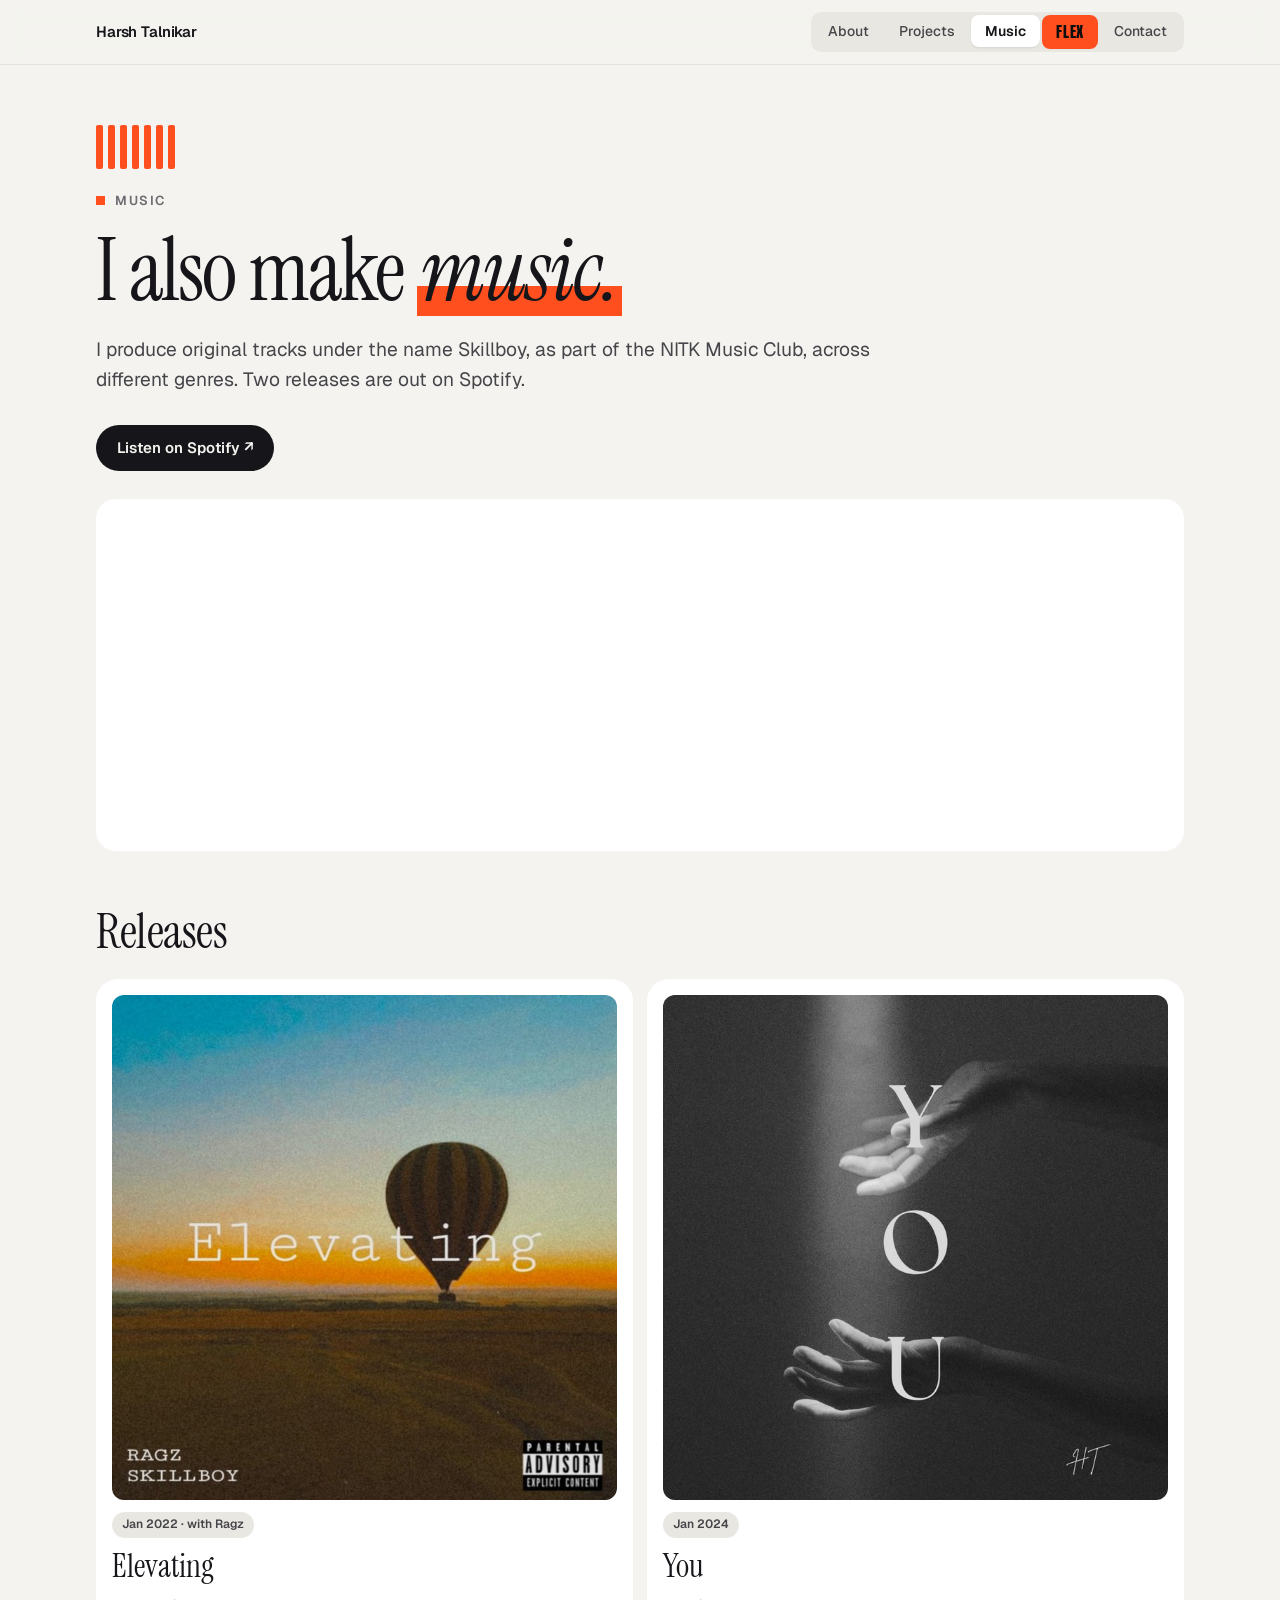
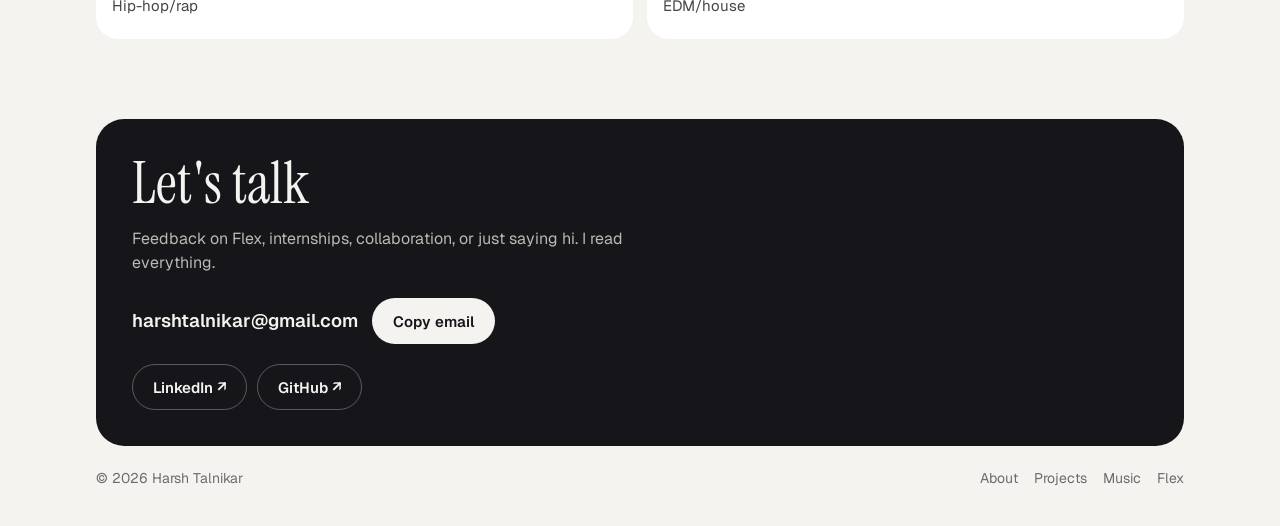
<file: music/index.html>
<!doctype html>
<html lang="en"><head><meta charset="utf-8"><meta name="viewport" content="width=device-width,initial-scale=1,viewport-fit=cover">
<title>Music · Harsh Talnikar</title><meta name="description" content="Original tracks produced under the name Skillboy. Elevating (hip-hop/rap) and You (EDM/house), out on Spotify.">
<meta name="theme-color" content="#F4F3EF"><link rel="canonical" href="https://harshtalnikar.in/music/">
<meta property="og:title" content="Music · Harsh Talnikar"><meta property="og:description" content="Original tracks produced under the name Skillboy. Elevating (hip-hop/rap) and You (EDM/house), out on Spotify."><meta property="og:type" content="website"><meta property="og:url" content="https://harshtalnikar.in/music/"><meta property="og:site_name" content="Harsh Talnikar"><meta property="og:image" content="https://harshtalnikar.in/assets/og-image.png"><meta property="og:image:width" content="1200"><meta property="og:image:height" content="630"><meta name="twitter:card" content="summary_large_image"><meta name="twitter:title" content="Music · Harsh Talnikar"><meta name="twitter:description" content="Original tracks produced under the name Skillboy. Elevating (hip-hop/rap) and You (EDM/house), out on Spotify."><meta name="twitter:image" content="https://harshtalnikar.in/assets/og-image.png">
<link rel="icon" type="image/svg+xml" href="../assets/favicon.svg"><link rel="icon" type="image/png" sizes="32x32" href="../assets/favicon-32.png"><link rel="apple-touch-icon" href="../assets/apple-touch-icon.png">
<link rel="preconnect" href="https://fonts.googleapis.com"><link rel="preconnect" href="https://fonts.gstatic.com" crossorigin>
<link rel="stylesheet" href="https://fonts.googleapis.com/css2?family=Anton&family=Archivo:wght@400;500;600;700;800&family=Geist:wght@400;500;600;700&family=Instrument+Serif:ital@0;1&display=swap">
<link rel="stylesheet" href="../assets/style.css"></head>
<body data-page="music">
<svg width="0" height="0" style="position:absolute" aria-hidden="true" focusable="false"><defs>
<symbol id="logo2b" viewBox="0 0 64 64"><rect width="64" height="64" rx="14" fill="#17181A"/><g transform="translate(32 32) scale(.8) translate(-32 -32)"><path d="M49.09 18.61A23 23 0 1 1 32 11" fill="none" stroke="#EDE9E0" stroke-width="4.2" stroke-linecap="round"/><rect x="28.5" y="2.5" width="7" height="3.6" rx="1.6" fill="#EDE9E0"/><rect x="30.6" y="5.5" width="2.8" height="3.4" fill="#EDE9E0"/><g transform="translate(32 34) rotate(-42)"><g transform="scale(1.02)"><rect x="-11" y="-1.5" width="22" height="3" rx="1.5" fill="#EDE9E0"/><rect x="-9.6" y="-8.5" width="4.4" height="17" rx="2" fill="#EDE9E0"/><rect x="5.2" y="-8.5" width="4.4" height="17" rx="2" fill="#EDE9E0"/><rect x="-12.8" y="-5.5" width="3.6" height="11" rx="1.5" fill="#EDE9E0"/><rect x="9.2" y="-5.5" width="3.6" height="11" rx="1.5" fill="#EDE9E0"/></g></g><circle cx="32" cy="34" r="2.6" fill="#FF6A3D"/></g></symbol>
<symbol id="chev" viewBox="0 0 24 24"><path d="M9 6l6 6-6 6" fill="none" stroke="currentColor" stroke-width="2.2" stroke-linecap="round" stroke-linejoin="round"/></symbol>
</defs></svg>
<header class="nav"><div class="wrap">
  <a class="brand" href="../" data-link="home"><span>Harsh Talnikar</span></a>
  <nav aria-label="Main"><ul class="seg">
    <li><a href="../about/" data-nav="about">About</a></li>
    <li><a href="../projects/" data-nav="projects">Projects</a></li>
    <li><a href="../music/" data-nav="music" aria-current="page">Music</a></li>
    <li><a href="../flex/" data-nav="flex">Flex</a></li>
    <li><a href="#contact" data-scroll="contact">Contact</a></li>
  </ul></nav>
</div></header>
<main>
<section class="page" data-page="music">
  <div class="wrap phead">
    <div class="eq" aria-hidden="true"><i></i><i></i><i></i><i></i><i></i><i></i><i></i></div>
    <p class="eyebrow">Music</p>
    <h1 class="h1">I also make <em>music.</em></h1>
    <p class="lede">I produce original tracks under the name Skillboy, as part of the NITK Music Club, across different genres. Two releases are out on Spotify.</p>
    <div class="actions"><a class="btn primary" href="https://open.spotify.com/artist/0aiIz7PucWjf30xyZzr3zz" target="_blank" rel="noopener">Listen on Spotify ↗</a></div>
  </div>
  <div class="wrap">
    <div class="embed"><iframe title="Skillboy on Spotify" src="https://open.spotify.com/embed/artist/0aiIz7PucWjf30xyZzr3zz" loading="lazy" allow="autoplay; clipboard-write; encrypted-media; fullscreen; picture-in-picture"></iframe></div>
  </div>
  <section class="sec"><div class="wrap">
    <div class="sec-head"><h2 class="h2">Releases</h2></div>
    <div class="cover-grid">
      <a class="cover-card" href="https://open.spotify.com/artist/0aiIz7PucWjf30xyZzr3zz" target="_blank" rel="noopener"><img src="../assets/cover-elevating.jpg" alt="Elevating cover art: a hot-air balloon at dusk" width="360" height="360"><span class="tag">Jan 2022 · with Ragz</span><h3>Elevating</h3><p>Hip-hop/rap</p></a>
      <a class="cover-card" href="https://open.spotify.com/artist/0aiIz7PucWjf30xyZzr3zz" target="_blank" rel="noopener"><img src="../assets/cover-you.jpg" alt="You cover art: two reaching hands in black and white" width="360" height="360"><span class="tag">Jan 2024</span><h3>You</h3><p>EDM/house</p></a>
    </div>
  </div></section>
</section>
</main>
<footer id="contact"><div class="wrap foot">
  <div class="contact">
    <h2>Let's talk</h2>
    <p>Feedback on Flex, internships, collaboration, or just saying hi. I read everything.</p>
    <div class="email-row"><span class="email" id="email">harshtalnikar@gmail.com</span><button type="button" class="btn cream" id="copy">Copy email</button></div>
    <div class="actions"><a class="btn line-dark" href="https://www.linkedin.com/in/htalnikar/" target="_blank" rel="noopener">LinkedIn ↗</a><a class="btn line-dark" href="https://github.com/Skillboy127" target="_blank" rel="noopener">GitHub ↗</a></div>
  </div>
  <div class="fine"><span>© 2026 Harsh Talnikar</span><nav aria-label="Footer"><a href="../about/">About</a><a href="../projects/">Projects</a><a href="../music/">Music</a><a href="../flex/">Flex</a></nav></div>
</div></footer>
<script>
(function(){

  document.addEventListener('click',function(e){
    var s=e.target.closest('[data-scroll]');
    if(s){
      e.preventDefault();
      var t=document.getElementById(s.getAttribute('data-scroll'));
      if(t) t.scrollIntoView({behavior:'smooth',block:'start'});
      return;
    }
  });

  /* projects filter */
  var fb=document.querySelectorAll('[data-filter]');
  fb.forEach(function(b){
    b.addEventListener('click',function(){
      var f=b.getAttribute('data-filter');
      fb.forEach(function(x){x.setAttribute('aria-pressed',x===b?'true':'false');});
      document.querySelectorAll('.proj').forEach(function(p){p.hidden=!(f==='all'||p.getAttribute('data-cat')===f);});
    });
  });

  /* copy email */
  var cb=document.getElementById('copy'), em=document.getElementById('email');
  if(cb&&em){
  function selectEmail(){var r=document.createRange();r.selectNodeContents(em);var s=window.getSelection();s.removeAllRanges();s.addRange(r);}
  cb.addEventListener('click',function(){
    function ok(){cb.textContent='Copied';setTimeout(function(){cb.textContent='Copy email';},1600);}
    try{ navigator.clipboard.writeText(em.textContent).then(ok,function(){selectEmail();cb.textContent='Selected';}); }
    catch(err){ selectEmail(); cb.textContent='Selected'; }
  });
  }

  /* poster timer: counts 3-2-1 on loop */
  var c=document.getElementById('count');
  if(c && !window.matchMedia('(prefers-reduced-motion: reduce)').matches){
    var n=3; setInterval(function(){ n=n<=1?3:n-1; c.textContent=n; },1000);
  }
})();
</script>
</body></html>
</file>
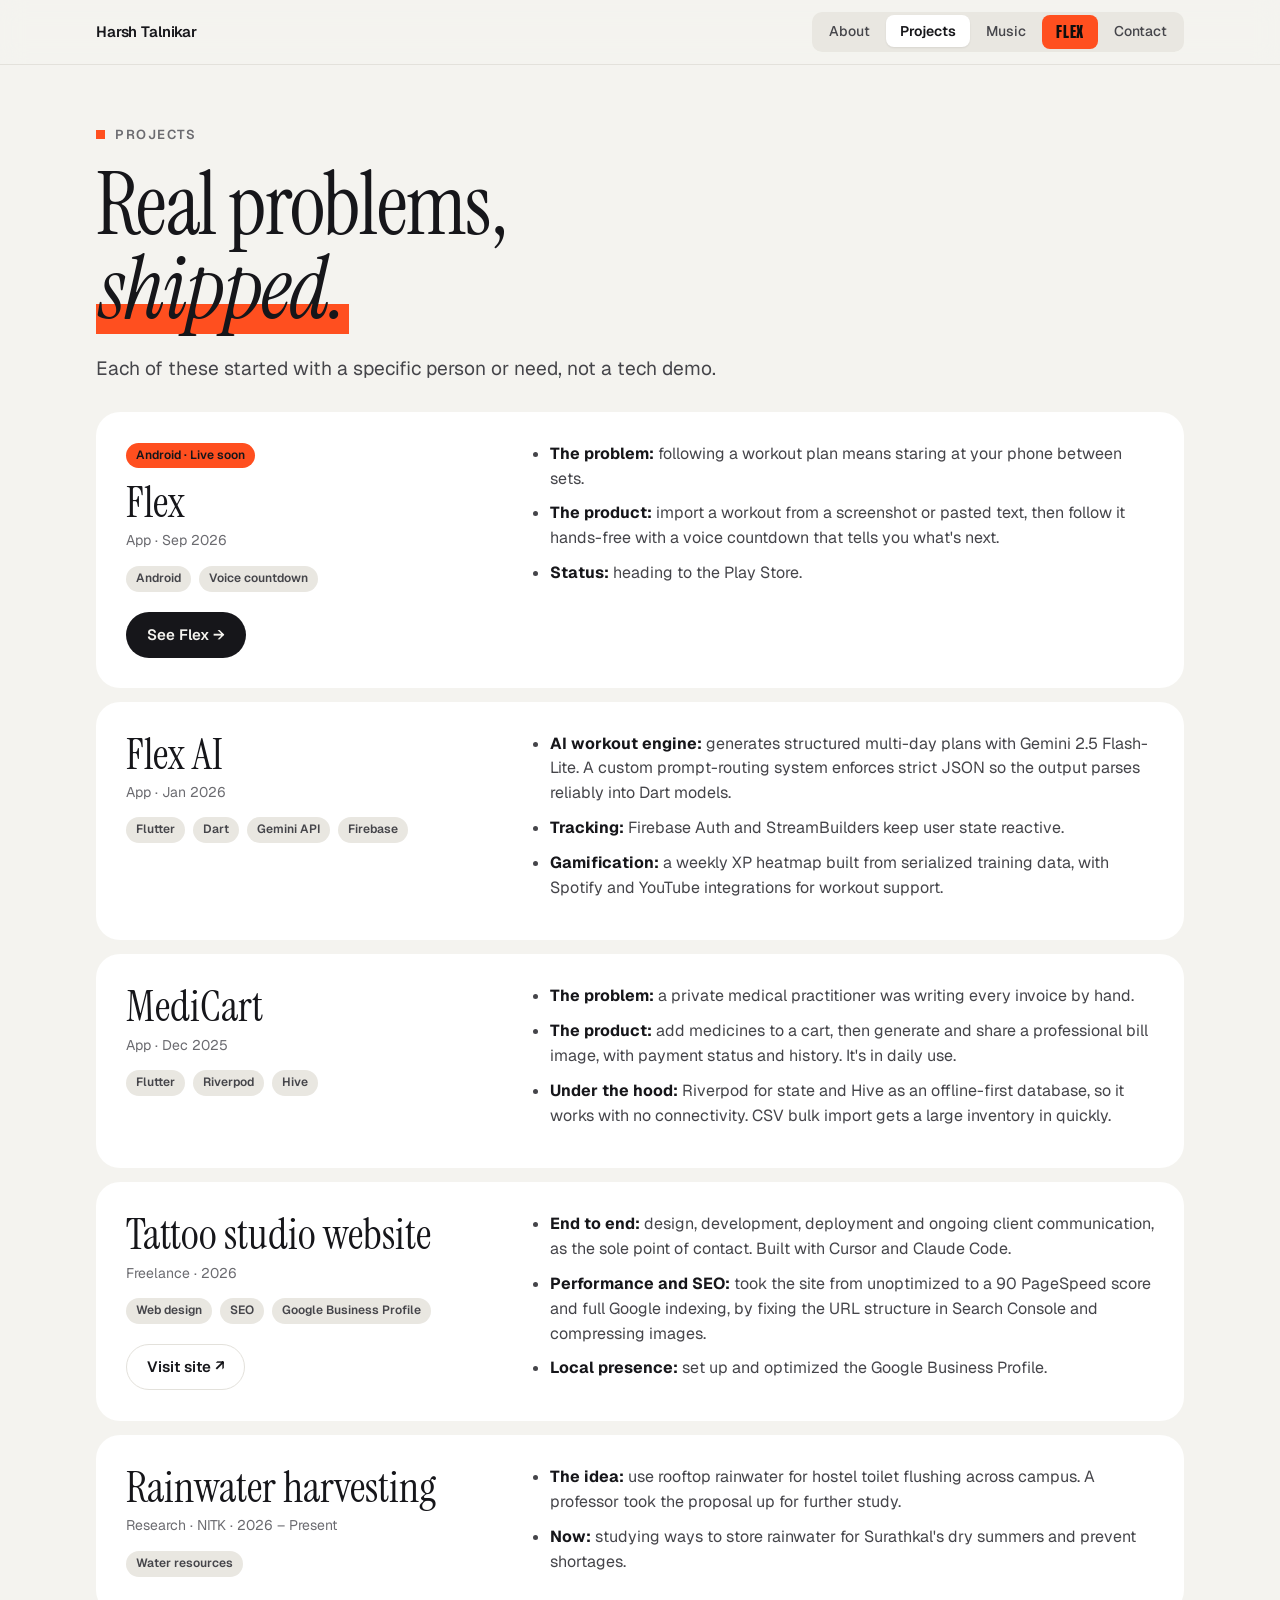
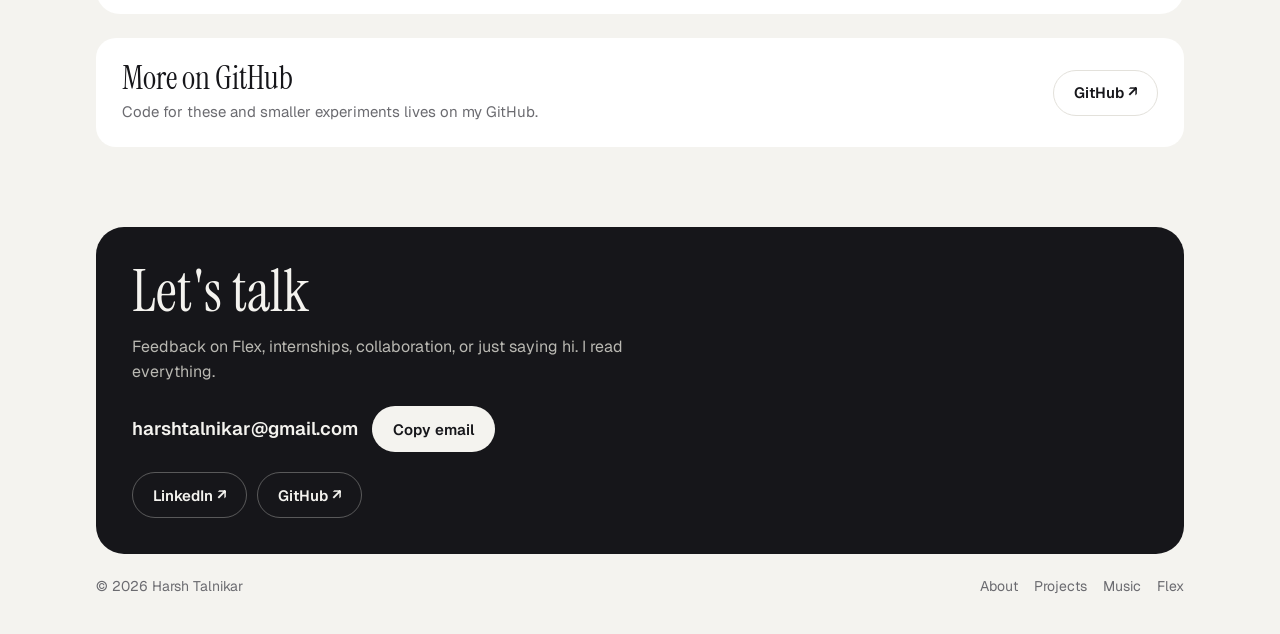
<file: projects/index.html>
<!doctype html>
<html lang="en"><head><meta charset="utf-8"><meta name="viewport" content="width=device-width,initial-scale=1,viewport-fit=cover">
<title>Projects · Harsh Talnikar</title><meta name="description" content="Flex, Flex AI, MediCart, a freelance studio website and campus rainwater research. Real problems, shipped.">
<meta name="theme-color" content="#F4F3EF"><link rel="canonical" href="https://harshtalnikar.in/projects/">
<meta property="og:title" content="Projects · Harsh Talnikar"><meta property="og:description" content="Flex, Flex AI, MediCart, a freelance studio website and campus rainwater research. Real problems, shipped."><meta property="og:type" content="website"><meta property="og:url" content="https://harshtalnikar.in/projects/"><meta property="og:site_name" content="Harsh Talnikar"><meta property="og:image" content="https://harshtalnikar.in/assets/og-image.png"><meta property="og:image:width" content="1200"><meta property="og:image:height" content="630"><meta name="twitter:card" content="summary_large_image"><meta name="twitter:title" content="Projects · Harsh Talnikar"><meta name="twitter:description" content="Flex, Flex AI, MediCart, a freelance studio website and campus rainwater research. Real problems, shipped."><meta name="twitter:image" content="https://harshtalnikar.in/assets/og-image.png">
<link rel="icon" type="image/svg+xml" href="../assets/favicon.svg"><link rel="icon" type="image/png" sizes="32x32" href="../assets/favicon-32.png"><link rel="apple-touch-icon" href="../assets/apple-touch-icon.png">
<link rel="preconnect" href="https://fonts.googleapis.com"><link rel="preconnect" href="https://fonts.gstatic.com" crossorigin>
<link rel="stylesheet" href="https://fonts.googleapis.com/css2?family=Anton&family=Archivo:wght@400;500;600;700;800&family=Geist:wght@400;500;600;700&family=Instrument+Serif:ital@0;1&display=swap">
<link rel="stylesheet" href="../assets/style.css"></head>
<body data-page="projects">
<svg width="0" height="0" style="position:absolute" aria-hidden="true" focusable="false"><defs>
<symbol id="logo2b" viewBox="0 0 64 64"><rect width="64" height="64" rx="14" fill="#17181A"/><g transform="translate(32 32) scale(.8) translate(-32 -32)"><path d="M49.09 18.61A23 23 0 1 1 32 11" fill="none" stroke="#EDE9E0" stroke-width="4.2" stroke-linecap="round"/><rect x="28.5" y="2.5" width="7" height="3.6" rx="1.6" fill="#EDE9E0"/><rect x="30.6" y="5.5" width="2.8" height="3.4" fill="#EDE9E0"/><g transform="translate(32 34) rotate(-42)"><g transform="scale(1.02)"><rect x="-11" y="-1.5" width="22" height="3" rx="1.5" fill="#EDE9E0"/><rect x="-9.6" y="-8.5" width="4.4" height="17" rx="2" fill="#EDE9E0"/><rect x="5.2" y="-8.5" width="4.4" height="17" rx="2" fill="#EDE9E0"/><rect x="-12.8" y="-5.5" width="3.6" height="11" rx="1.5" fill="#EDE9E0"/><rect x="9.2" y="-5.5" width="3.6" height="11" rx="1.5" fill="#EDE9E0"/></g></g><circle cx="32" cy="34" r="2.6" fill="#FF6A3D"/></g></symbol>
<symbol id="chev" viewBox="0 0 24 24"><path d="M9 6l6 6-6 6" fill="none" stroke="currentColor" stroke-width="2.2" stroke-linecap="round" stroke-linejoin="round"/></symbol>
</defs></svg>
<header class="nav"><div class="wrap">
  <a class="brand" href="../" data-link="home"><span>Harsh Talnikar</span></a>
  <nav aria-label="Main"><ul class="seg">
    <li><a href="../about/" data-nav="about">About</a></li>
    <li><a href="../projects/" data-nav="projects" aria-current="page">Projects</a></li>
    <li><a href="../music/" data-nav="music">Music</a></li>
    <li><a href="../flex/" data-nav="flex">Flex</a></li>
    <li><a href="#contact" data-scroll="contact">Contact</a></li>
  </ul></nav>
</div></header>
<main>
<section class="page" data-page="projects">
  <div class="wrap phead">
    <p class="eyebrow">Projects</p>
    <h1 class="h1">Real problems, <em>shipped.</em></h1>
    <p class="lede">Each of these started with a specific person or need, not a tech demo.</p>
  </div>
  <div class="wrap projects">
    <article class="proj" data-cat="apps"><div><span class="tag live">Android · Live soon</span><h2 style="margin-top:12px">Flex</h2><p class="meta">App · Sep 2026</p><div class="tags"><span class="tag">Android</span><span class="tag">Voice countdown</span></div><div class="actions"><a class="btn primary" href="../flex/">See Flex →</a></div></div>
      <ul><li><strong>The problem:</strong> following a workout plan means staring at your phone between sets.</li><li><strong>The product:</strong> import a workout from a screenshot or pasted text, then follow it hands-free with a voice countdown that tells you what's next.</li><li><strong>Status:</strong> heading to the Play Store.</li></ul></article>
    <article class="proj" data-cat="apps"><div><h2>Flex AI</h2><p class="meta">App · Jan 2026</p><div class="tags"><span class="tag">Flutter</span><span class="tag">Dart</span><span class="tag">Gemini API</span><span class="tag">Firebase</span></div></div>
      <ul><li><strong>AI workout engine:</strong> generates structured multi-day plans with Gemini 2.5 Flash-Lite. A custom prompt-routing system enforces strict JSON so the output parses reliably into Dart models.</li><li><strong>Tracking:</strong> Firebase Auth and StreamBuilders keep user state reactive.</li><li><strong>Gamification:</strong> a weekly XP heatmap built from serialized training data, with Spotify and YouTube integrations for workout support.</li></ul></article>
    <article class="proj" data-cat="apps"><div><h2>MediCart</h2><p class="meta">App · Dec 2025</p><div class="tags"><span class="tag">Flutter</span><span class="tag">Riverpod</span><span class="tag">Hive</span></div></div>
      <ul><li><strong>The problem:</strong> a private medical practitioner was writing every invoice by hand.</li><li><strong>The product:</strong> add medicines to a cart, then generate and share a professional bill image, with payment status and history. It's in daily use.</li><li><strong>Under the hood:</strong> Riverpod for state and Hive as an offline-first database, so it works with no connectivity. CSV bulk import gets a large inventory in quickly.</li></ul></article>
    <article class="proj" data-cat="web"><div><h2>Tattoo studio website</h2><p class="meta">Freelance · 2026</p><div class="tags"><span class="tag">Web design</span><span class="tag">SEO</span><span class="tag">Google Business Profile</span></div><div class="actions"><a class="btn ghost" href="https://inkantattoostudio.in" target="_blank" rel="noopener">Visit site ↗</a></div></div>
      <ul><li><strong>End to end:</strong> design, development, deployment and ongoing client communication, as the sole point of contact. Built with Cursor and Claude Code.</li><li><strong>Performance and SEO:</strong> took the site from unoptimized to a 90 PageSpeed score and full Google indexing, by fixing the URL structure in Search Console and compressing images.</li><li><strong>Local presence:</strong> set up and optimized the Google Business Profile.</li></ul></article>
    <article class="proj" data-cat="research"><div><h2>Rainwater harvesting</h2><p class="meta">Research · NITK · 2026 – Present</p><div class="tags"><span class="tag">Water resources</span></div></div>
      <ul><li><strong>The idea:</strong> use rooftop rainwater for hostel toilet flushing across campus. A professor took the proposal up for further study.</li><li><strong>Now:</strong> studying ways to store rainwater for Surathkal's dry summers and prevent shortages.</li></ul></article>
    <div class="spotify" style="margin-top:10px"><div><h3>More on GitHub</h3><p>Code for these and smaller experiments lives on my GitHub.</p></div><a class="btn ghost" href="https://github.com/Skillboy127" target="_blank" rel="noopener">GitHub ↗</a></div>
  </div>
</section>
</main>
<footer id="contact"><div class="wrap foot">
  <div class="contact">
    <h2>Let's talk</h2>
    <p>Feedback on Flex, internships, collaboration, or just saying hi. I read everything.</p>
    <div class="email-row"><span class="email" id="email">harshtalnikar@gmail.com</span><button type="button" class="btn cream" id="copy">Copy email</button></div>
    <div class="actions"><a class="btn line-dark" href="https://www.linkedin.com/in/htalnikar/" target="_blank" rel="noopener">LinkedIn ↗</a><a class="btn line-dark" href="https://github.com/Skillboy127" target="_blank" rel="noopener">GitHub ↗</a></div>
  </div>
  <div class="fine"><span>© 2026 Harsh Talnikar</span><nav aria-label="Footer"><a href="../about/">About</a><a href="../projects/">Projects</a><a href="../music/">Music</a><a href="../flex/">Flex</a></nav></div>
</div></footer>
<script>
(function(){

  document.addEventListener('click',function(e){
    var s=e.target.closest('[data-scroll]');
    if(s){
      e.preventDefault();
      var t=document.getElementById(s.getAttribute('data-scroll'));
      if(t) t.scrollIntoView({behavior:'smooth',block:'start'});
      return;
    }
  });

  /* projects filter */
  var fb=document.querySelectorAll('[data-filter]');
  fb.forEach(function(b){
    b.addEventListener('click',function(){
      var f=b.getAttribute('data-filter');
      fb.forEach(function(x){x.setAttribute('aria-pressed',x===b?'true':'false');});
      document.querySelectorAll('.proj').forEach(function(p){p.hidden=!(f==='all'||p.getAttribute('data-cat')===f);});
    });
  });

  /* copy email */
  var cb=document.getElementById('copy'), em=document.getElementById('email');
  if(cb&&em){
  function selectEmail(){var r=document.createRange();r.selectNodeContents(em);var s=window.getSelection();s.removeAllRanges();s.addRange(r);}
  cb.addEventListener('click',function(){
    function ok(){cb.textContent='Copied';setTimeout(function(){cb.textContent='Copy email';},1600);}
    try{ navigator.clipboard.writeText(em.textContent).then(ok,function(){selectEmail();cb.textContent='Selected';}); }
    catch(err){ selectEmail(); cb.textContent='Selected'; }
  });
  }

  /* poster timer: counts 3-2-1 on loop */
  var c=document.getElementById('count');
  if(c && !window.matchMedia('(prefers-reduced-motion: reduce)').matches){
    var n=3; setInterval(function(){ n=n<=1?3:n-1; c.textContent=n; },1000);
  }
})();
</script>
</body></html>
</file>
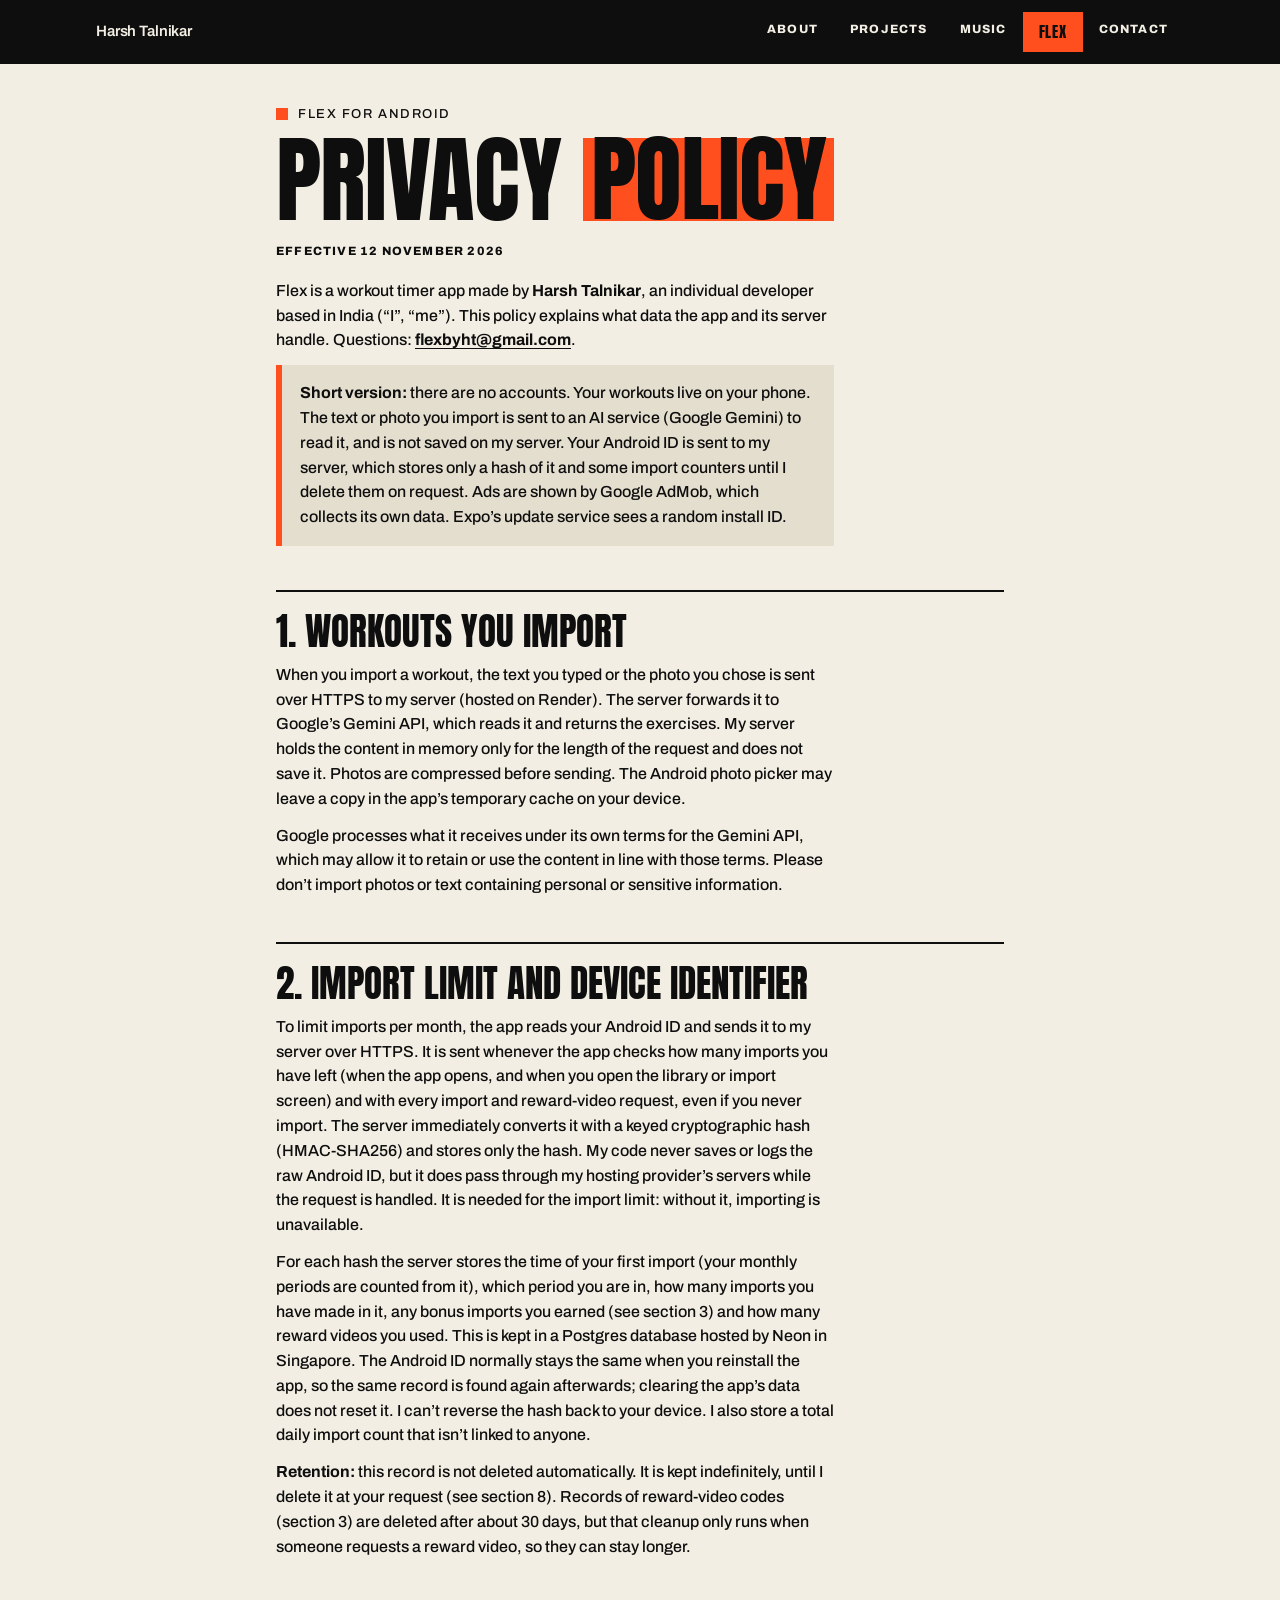
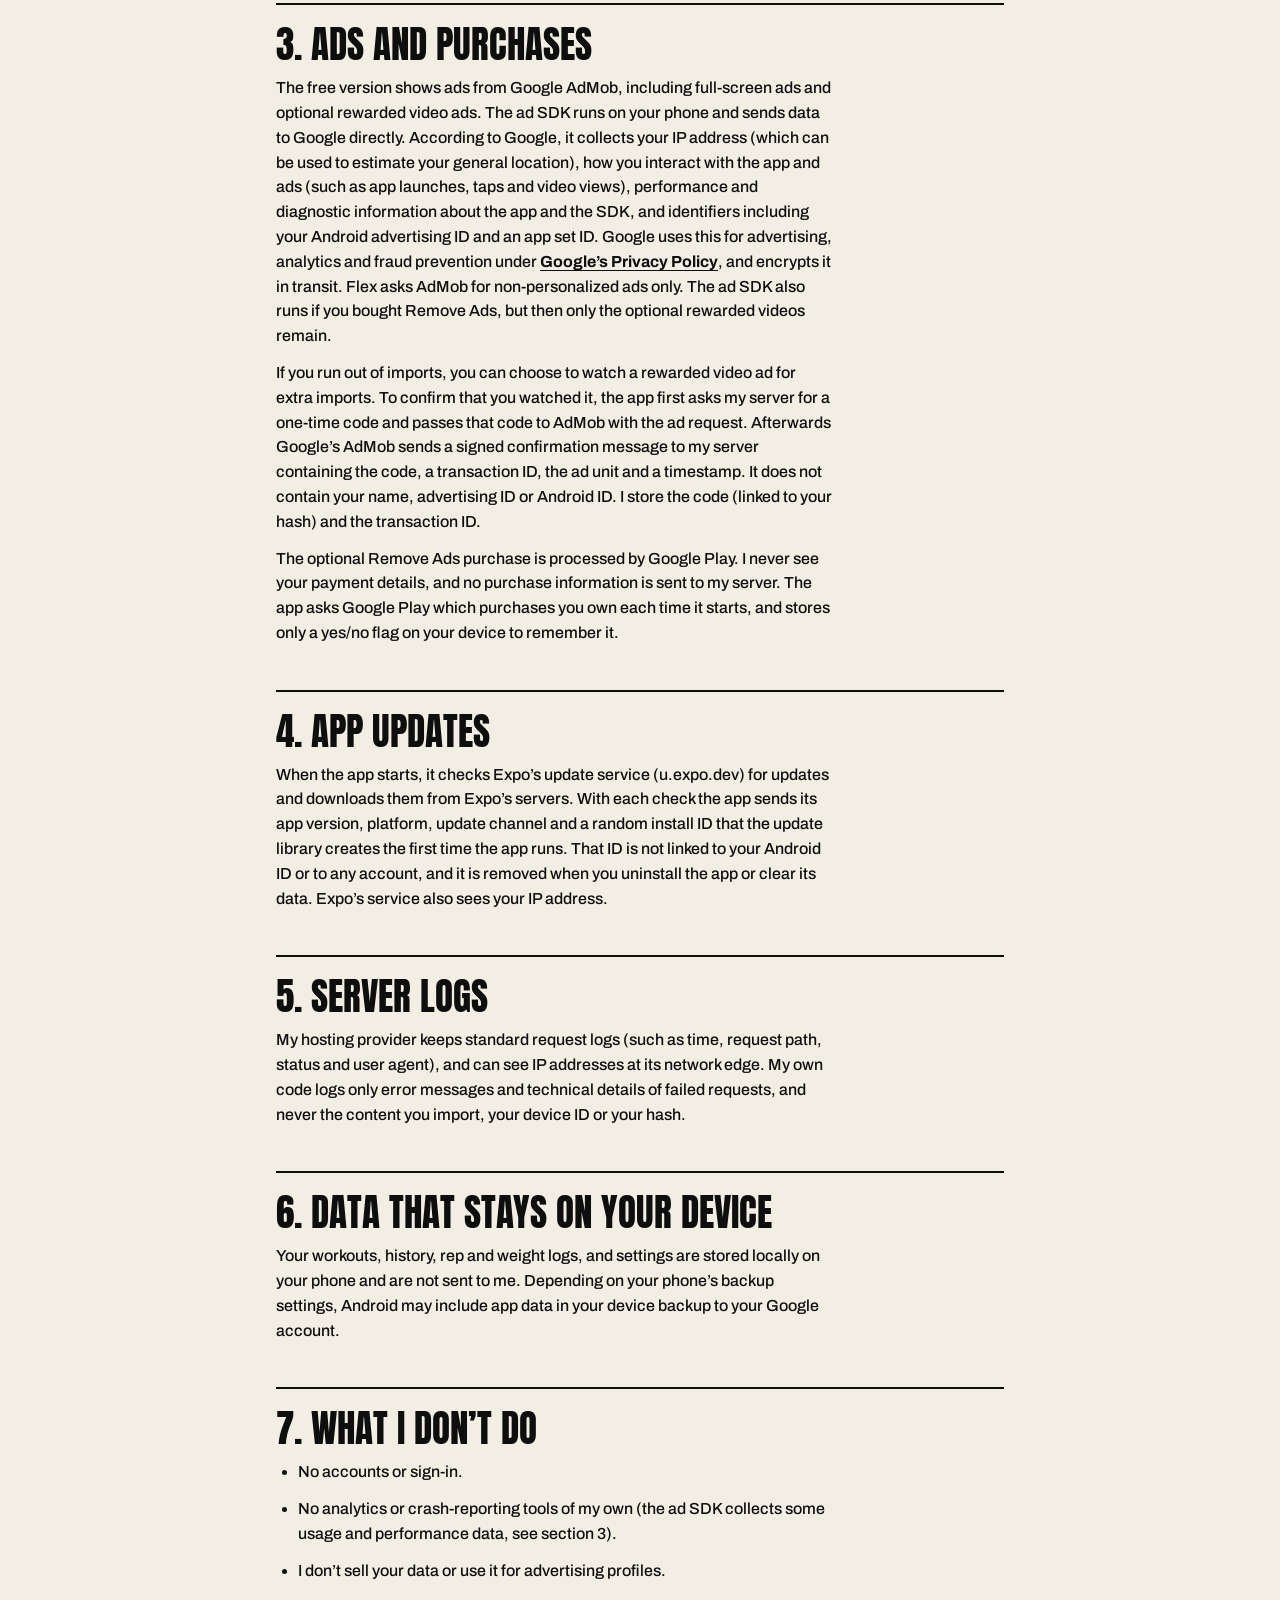
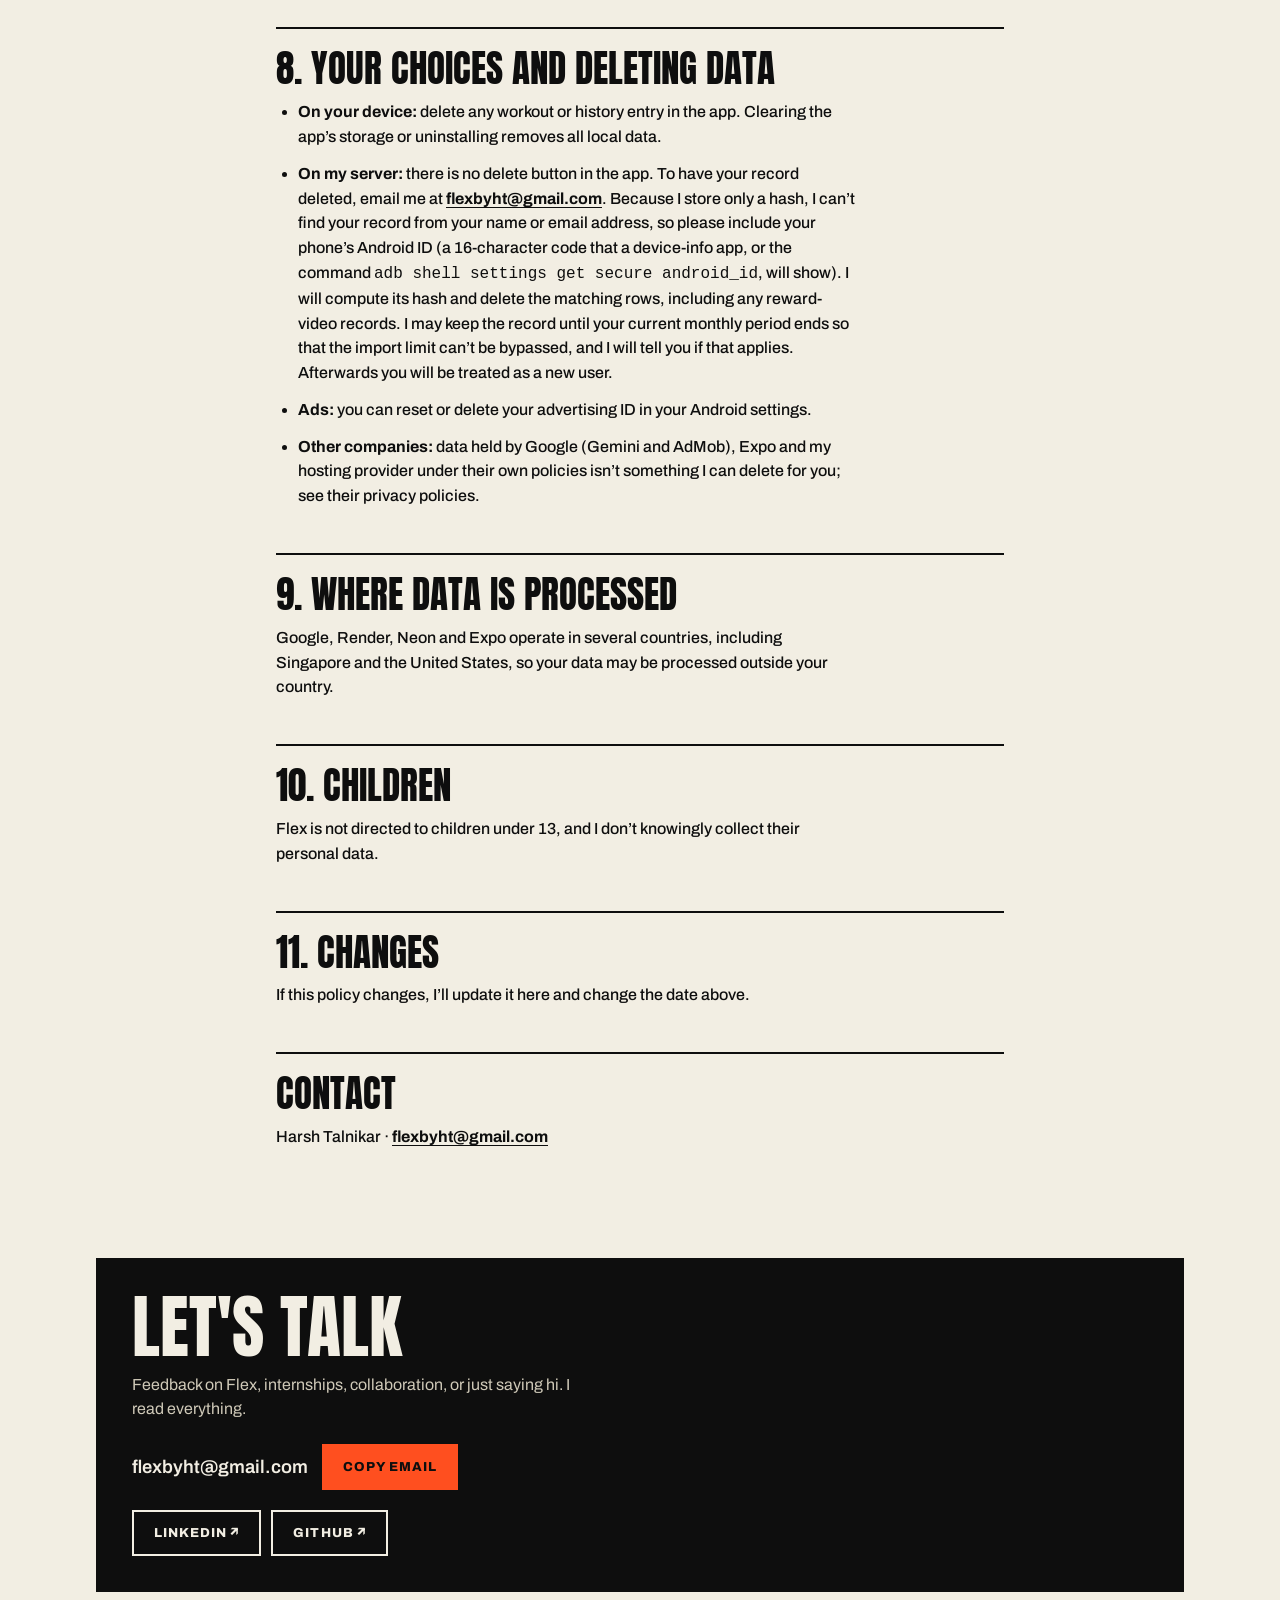
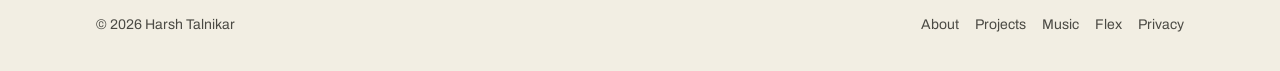
<file: flex/privacy/index.html>
<!doctype html>
<html lang="en"><head><meta charset="utf-8"><meta name="viewport" content="width=device-width,initial-scale=1,viewport-fit=cover">
<title>Flex Privacy Policy · Harsh Talnikar</title><meta name="description" content="How the Flex Android app and its server handle your data.">
<meta name="theme-color" content="#0E0E0E"><link rel="canonical" href="https://harshtalnikar.in/flex/privacy/">
<meta property="og:title" content="Flex Privacy Policy"><meta property="og:description" content="How the Flex Android app and its server handle your data."><meta property="og:type" content="website"><meta property="og:url" content="https://harshtalnikar.in/flex/"><meta property="og:site_name" content="Harsh Talnikar"><meta property="og:image" content="https://harshtalnikar.in/assets/og-image.png"><meta property="og:image:width" content="1200"><meta property="og:image:height" content="630"><meta name="twitter:card" content="summary_large_image"><meta name="twitter:title" content="Flex · Any workout, hands-free"><meta name="twitter:description" content="Flex turns a workout screenshot or pasted text into a voice-guided timer. Android app by Harsh Talnikar, coming soon to Google Play."><meta name="twitter:image" content="https://harshtalnikar.in/assets/og-image.png">
<link rel="icon" type="image/svg+xml" href="../../assets/favicon.svg"><link rel="icon" type="image/png" sizes="32x32" href="../../assets/favicon-32.png"><link rel="apple-touch-icon" href="../../assets/apple-touch-icon.png">
<link rel="preconnect" href="https://fonts.googleapis.com"><link rel="preconnect" href="https://fonts.gstatic.com" crossorigin>
<link rel="stylesheet" href="https://fonts.googleapis.com/css2?family=Anton&family=Archivo:wght@400;500;600;700;800&family=Geist:wght@400;500;600;700&family=Instrument+Serif:ital@0;1&display=swap">
<link rel="stylesheet" href="../../assets/style.css"><style>
.policy{padding-block:44px 72px;max-width:760px}
.policy .p-h1{font-size:clamp(3rem,9vw,6rem)}
.policy h2{font:400 clamp(1.7rem,3.4vw,2.3rem)/1 var(--poster-display);text-transform:uppercase;margin:44px 0 12px;padding-top:22px;border-top:2.5px solid var(--p-ink)}
.policy p,.policy li{font-weight:500;max-width:62ch;margin:0 0 12px}
.policy ul{padding-left:22px;margin:0 0 12px}
.policy a{text-decoration:underline;text-underline-offset:3px;font-weight:700}
.policy .upd{font:800 12px/1 var(--poster-sans);letter-spacing:.1em;text-transform:uppercase;margin:0 0 22px}
.policy .short{background:var(--p-sand);padding:16px 18px;border-left:6px solid var(--p-orange)}
</style>
</head>
<body data-page="flex">
<svg width="0" height="0" style="position:absolute" aria-hidden="true" focusable="false"><defs>
<symbol id="logo2b" viewBox="0 0 64 64"><rect width="64" height="64" rx="14" fill="#17181A"/><g transform="translate(32 32) scale(.8) translate(-32 -32)"><path d="M49.09 18.61A23 23 0 1 1 32 11" fill="none" stroke="#EDE9E0" stroke-width="4.2" stroke-linecap="round"/><rect x="28.5" y="2.5" width="7" height="3.6" rx="1.6" fill="#EDE9E0"/><rect x="30.6" y="5.5" width="2.8" height="3.4" fill="#EDE9E0"/><g transform="translate(32 34) rotate(-42)"><g transform="scale(1.02)"><rect x="-11" y="-1.5" width="22" height="3" rx="1.5" fill="#EDE9E0"/><rect x="-9.6" y="-8.5" width="4.4" height="17" rx="2" fill="#EDE9E0"/><rect x="5.2" y="-8.5" width="4.4" height="17" rx="2" fill="#EDE9E0"/><rect x="-12.8" y="-5.5" width="3.6" height="11" rx="1.5" fill="#EDE9E0"/><rect x="9.2" y="-5.5" width="3.6" height="11" rx="1.5" fill="#EDE9E0"/></g></g><circle cx="32" cy="34" r="2.6" fill="#FF6A3D"/></g></symbol>
<symbol id="chev" viewBox="0 0 24 24"><path d="M9 6l6 6-6 6" fill="none" stroke="currentColor" stroke-width="2.2" stroke-linecap="round" stroke-linejoin="round"/></symbol>
</defs></svg>
<header class="nav"><div class="wrap">
  <a class="brand" href="../../" data-link="home"><span>Harsh Talnikar</span></a>
  <nav aria-label="Main"><ul class="seg">
    <li><a href="../../about/" data-nav="about">About</a></li>
    <li><a href="../../projects/" data-nav="projects">Projects</a></li>
    <li><a href="../../music/" data-nav="music">Music</a></li>
    <li><a href="../../flex/" data-nav="flex" aria-current="page">Flex</a></li>
    <li><a href="#contact" data-scroll="contact">Contact</a></li>
  </ul></nav>
</div></header>
<main>
<section class="page" data-page="flex">
<div class="wrap policy">
<p class="p-kicker">Flex for Android</p>
<h1 class="p-h1">Privacy <span>policy</span></h1>
<p class="upd">Effective 12 November 2026</p>
<p>Flex is a workout timer app made by <strong>Harsh Talnikar</strong>, an individual developer based in India (&ldquo;I&rdquo;, &ldquo;me&rdquo;). This policy explains what data the app and its server handle. Questions: <a href="mailto:flexbyht@gmail.com">flexbyht@gmail.com</a>.</p>
<p class="short"><strong>Short version:</strong> there are no accounts. Your workouts live on your phone. The text or photo you import is sent to an AI service (Google Gemini) to read it, and is not saved on my server. Your Android ID is sent to my server, which stores only a hash of it and some import counters until I delete them on request. Ads are shown by Google AdMob, which collects its own data. Expo&rsquo;s update service sees a random install ID.</p>

<h2>1. Workouts you import</h2>
<p>When you import a workout, the text you typed or the photo you chose is sent over HTTPS to my server (hosted on Render). The server forwards it to Google&rsquo;s Gemini API, which reads it and returns the exercises. My server holds the content in memory only for the length of the request and does not save it. Photos are compressed before sending. The Android photo picker may leave a copy in the app&rsquo;s temporary cache on your device.</p>
<p>Google processes what it receives under its own terms for the Gemini API, which may allow it to retain or use the content in line with those terms. Please don&rsquo;t import photos or text containing personal or sensitive information.</p>

<h2>2. Import limit and device identifier</h2>
<p>To limit imports per month, the app reads your Android ID and sends it to my server over HTTPS. It is sent whenever the app checks how many imports you have left (when the app opens, and when you open the library or import screen) and with every import and reward-video request, even if you never import. The server immediately converts it with a keyed cryptographic hash (HMAC-SHA256) and stores only the hash. My code never saves or logs the raw Android ID, but it does pass through my hosting provider&rsquo;s servers while the request is handled. It is needed for the import limit: without it, importing is unavailable.</p>
<p>For each hash the server stores the time of your first import (your monthly periods are counted from it), which period you are in, how many imports you have made in it, any bonus imports you earned (see section 3) and how many reward videos you used. This is kept in a Postgres database hosted by Neon in Singapore. The Android ID normally stays the same when you reinstall the app, so the same record is found again afterwards; clearing the app&rsquo;s data does not reset it. I can&rsquo;t reverse the hash back to your device. I also store a total daily import count that isn&rsquo;t linked to anyone.</p>
<p><strong>Retention:</strong> this record is not deleted automatically. It is kept indefinitely, until I delete it at your request (see section 8). Records of reward-video codes (section 3) are deleted after about 30 days, but that cleanup only runs when someone requests a reward video, so they can stay longer.</p>

<h2>3. Ads and purchases</h2>
<p>The free version shows ads from Google AdMob, including full-screen ads and optional rewarded video ads. The ad SDK runs on your phone and sends data to Google directly. According to Google, it collects your IP address (which can be used to estimate your general location), how you interact with the app and ads (such as app launches, taps and video views), performance and diagnostic information about the app and the SDK, and identifiers including your Android advertising ID and an app set ID. Google uses this for advertising, analytics and fraud prevention under <a href="https://policies.google.com/privacy">Google&rsquo;s Privacy Policy</a>, and encrypts it in transit. Flex asks AdMob for non-personalized ads only. The ad SDK also runs if you bought Remove Ads, but then only the optional rewarded videos remain.</p>
<p>If you run out of imports, you can choose to watch a rewarded video ad for extra imports. To confirm that you watched it, the app first asks my server for a one-time code and passes that code to AdMob with the ad request. Afterwards Google&rsquo;s AdMob sends a signed confirmation message to my server containing the code, a transaction ID, the ad unit and a timestamp. It does not contain your name, advertising ID or Android ID. I store the code (linked to your hash) and the transaction ID.</p>
<p>The optional Remove Ads purchase is processed by Google Play. I never see your payment details, and no purchase information is sent to my server. The app asks Google Play which purchases you own each time it starts, and stores only a yes/no flag on your device to remember it.</p>

<h2>4. App updates</h2>
<p>When the app starts, it checks Expo&rsquo;s update service (u.expo.dev) for updates and downloads them from Expo&rsquo;s servers. With each check the app sends its app version, platform, update channel and a random install ID that the update library creates the first time the app runs. That ID is not linked to your Android ID or to any account, and it is removed when you uninstall the app or clear its data. Expo&rsquo;s service also sees your IP address.</p>

<h2>5. Server logs</h2>
<p>My hosting provider keeps standard request logs (such as time, request path, status and user agent), and can see IP addresses at its network edge. My own code logs only error messages and technical details of failed requests, and never the content you import, your device ID or your hash.</p>

<h2>6. Data that stays on your device</h2>
<p>Your workouts, history, rep and weight logs, and settings are stored locally on your phone and are not sent to me. Depending on your phone&rsquo;s backup settings, Android may include app data in your device backup to your Google account.</p>

<h2>7. What I don&rsquo;t do</h2>
<ul><li>No accounts or sign-in.</li><li>No analytics or crash-reporting tools of my own (the ad SDK collects some usage and performance data, see section 3).</li><li>I don&rsquo;t sell your data or use it for advertising profiles.</li></ul>

<h2>8. Your choices and deleting data</h2>
<ul>
<li><strong>On your device:</strong> delete any workout or history entry in the app. Clearing the app&rsquo;s storage or uninstalling removes all local data.</li>
<li><strong>On my server:</strong> there is no delete button in the app. To have your record deleted, email me at <a href="mailto:flexbyht@gmail.com">flexbyht@gmail.com</a>. Because I store only a hash, I can&rsquo;t find your record from your name or email address, so please include your phone&rsquo;s Android ID (a 16-character code that a device-info app, or the command <code>adb shell settings get secure android_id</code>, will show). I will compute its hash and delete the matching rows, including any reward-video records. I may keep the record until your current monthly period ends so that the import limit can&rsquo;t be bypassed, and I will tell you if that applies. Afterwards you will be treated as a new user.</li>
<li><strong>Ads:</strong> you can reset or delete your advertising ID in your Android settings.</li>
<li><strong>Other companies:</strong> data held by Google (Gemini and AdMob), Expo and my hosting provider under their own policies isn&rsquo;t something I can delete for you; see their privacy policies.</li>
</ul>

<h2>9. Where data is processed</h2>
<p>Google, Render, Neon and Expo operate in several countries, including Singapore and the United States, so your data may be processed outside your country.</p>

<h2>10. Children</h2>
<p>Flex is not directed to children under 13, and I don&rsquo;t knowingly collect their personal data.</p>

<h2>11. Changes</h2>
<p>If this policy changes, I&rsquo;ll update it here and change the date above.</p>

<h2>Contact</h2>
<p>Harsh Talnikar &middot; <a href="mailto:flexbyht@gmail.com">flexbyht@gmail.com</a></p>
</div>
</section>
</main>
<footer id="contact"><div class="wrap foot">
  <div class="contact">
    <h2>Let's talk</h2>
    <p>Feedback on Flex, internships, collaboration, or just saying hi. I read everything.</p>
    <div class="email-row"><span class="email" id="email">flexbyht@gmail.com</span><button type="button" class="btn cream" id="copy">Copy email</button></div>
    <div class="actions"><a class="btn line-dark" href="https://www.linkedin.com/in/htalnikar/" target="_blank" rel="noopener">LinkedIn ↗</a><a class="btn line-dark" href="https://github.com/Skillboy127" target="_blank" rel="noopener">GitHub ↗</a></div>
  </div>
  <div class="fine"><span>© 2026 Harsh Talnikar</span><nav aria-label="Footer"><a href="../../about/">About</a><a href="../../projects/">Projects</a><a href="../../music/">Music</a><a href="../../flex/">Flex</a><a href="../../flex/privacy/">Privacy</a></nav></div>
</div></footer>
<script>
(function(){

  document.addEventListener('click',function(e){
    var s=e.target.closest('[data-scroll]');
    if(s){
      e.preventDefault();
      var t=document.getElementById(s.getAttribute('data-scroll'));
      if(t) t.scrollIntoView({behavior:'smooth',block:'start'});
      return;
    }
  });

  /* projects filter */
  var fb=document.querySelectorAll('[data-filter]');
  fb.forEach(function(b){
    b.addEventListener('click',function(){
      var f=b.getAttribute('data-filter');
      fb.forEach(function(x){x.setAttribute('aria-pressed',x===b?'true':'false');});
      document.querySelectorAll('.proj').forEach(function(p){p.hidden=!(f==='all'||p.getAttribute('data-cat')===f);});
    });
  });

  /* copy email */
  var cb=document.getElementById('copy'), em=document.getElementById('email');
  if(cb&&em){
  function selectEmail(){var r=document.createRange();r.selectNodeContents(em);var s=window.getSelection();s.removeAllRanges();s.addRange(r);}
  cb.addEventListener('click',function(){
    function ok(){cb.textContent='Copied';setTimeout(function(){cb.textContent='Copy email';},1600);}
    try{ navigator.clipboard.writeText(em.textContent).then(ok,function(){selectEmail();cb.textContent='Selected';}); }
    catch(err){ selectEmail(); cb.textContent='Selected'; }
  });
  }

  /* poster timer: counts 3-2-1 on loop */
  var c=document.getElementById('count');
  if(c && !window.matchMedia('(prefers-reduced-motion: reduce)').matches){
    var n=3; setInterval(function(){ n=n<=1?3:n-1; c.textContent=n; },1000);
  }
})();
</script>
</body></html>
</file>
<file: assets/style.css>
/* Concept: "Daylight" — warm paper ground, ink-black cards, one orange accent. Flex page switches the whole chrome to the "Poster" look (Anton, hard rules, square corners). */
:root{
  --bg:#F4F3EF; --surface:#FFFFFF; --field:#E9E7E1; --line:#E3E1DB; --hover:#F0EFEA;
  --ink:#16161A; --ink-2:#45454A; --muted:#6B6B70; --on-ink:#F4F3EF; --on-ink-muted:#B9B8B2;
  --accent:#FF4F1F; --accent-text:#B8330A;
  --nav-bg:rgba(244,243,239,.92); --nav-solid:#F4F3EF;
  --serif:'Instrument Serif',Georgia,'Times New Roman',serif;
  --sans:'Geist',system-ui,-apple-system,'Segoe UI',Roboto,sans-serif;
  --poster-display:'Anton',Impact,'Arial Narrow',sans-serif;
  --poster-sans:'Archivo','Geist',system-ui,sans-serif;
  --p-bg:#F2EEE3; --p-sand:#E4DECF; --p-ink:#0E0E0E; --p-orange:#FF4F1F;
  color-scheme:light;
}
*{box-sizing:border-box}
html{scroll-behavior:smooth}
body{margin:0;background:var(--bg);color:var(--ink);font-family:var(--sans);font-size:16px;line-height:1.55;overflow-x:clip;-webkit-font-smoothing:antialiased}
body::before{content:"";position:fixed;inset:0 0 auto;height:env(safe-area-inset-top,0px);z-index:30;background:var(--nav-solid)}
img,svg{max-width:100%}
a{color:inherit}
p{margin:0 0 14px}
h1,h2,h3{margin:0;font-weight:400;text-wrap:balance}
a:focus-visible,button:focus-visible,summary:focus-visible{outline:2px solid var(--accent);outline-offset:3px}
.wrap{max-width:1120px;margin:0 auto;padding-inline:max(16px,env(safe-area-inset-left,0px)) max(16px,env(safe-area-inset-right,0px))}

/* ---------- nav ---------- */
.nav{position:sticky;top:env(safe-area-inset-top,0px);z-index:20;background:var(--nav-bg);-webkit-backdrop-filter:blur(12px);backdrop-filter:blur(12px);border-bottom:1px solid var(--line)}
.nav .wrap{display:flex;align-items:center;justify-content:space-between;flex-wrap:wrap;gap:10px 20px;padding-block:12px}
.brand{display:flex;align-items:center;gap:10px;font-weight:600;font-size:15px;letter-spacing:-.01em;text-decoration:none}
.logo{width:34px;height:34px;display:block;flex:none}
.seg{display:flex;gap:2px;padding:3px;margin:0;list-style:none;border-radius:10px;background:var(--field)}
.seg a,.seg button{display:block;padding:7px 14px;border:0;border-radius:8px;background:transparent;font:500 14px/1.3 var(--sans);color:var(--ink-2);text-decoration:none;cursor:pointer}
.seg a[aria-current="page"],.seg button[aria-pressed="true"]{background:#fff;color:var(--ink);font-weight:600;box-shadow:0 1px 2px rgba(0,0,0,.08)}
@media (max-width:640px){.nav nav{width:100%}.seg{width:100%}.seg li{flex:1}.seg a{text-align:center;padding:8px 2px;font-size:13px}}
.seg a[data-nav="flex"]{background:var(--p-orange);color:var(--p-ink);font:400 15px/1.3 var(--poster-display);letter-spacing:.05em;text-transform:uppercase}
body[data-page="flex"] .seg a[data-nav="flex"]{font:400 15px/1.3 var(--poster-display);letter-spacing:.05em}

/* ---------- shared bits ---------- */
.eyebrow{display:flex;align-items:center;gap:10px;margin:0 0 18px;font-size:13px;font-weight:600;letter-spacing:.12em;text-transform:uppercase;color:var(--muted)}
.eyebrow::before{content:"";width:9px;height:9px;background:var(--accent)}
.display{font-family:var(--serif);font-size:clamp(3.1rem,9.2vw,7.4rem);line-height:.96;letter-spacing:-.02em;max-width:14ch;margin:0 0 24px}
.display em,.h1 em{font-style:italic;background:linear-gradient(transparent 64%,var(--accent) 64% 90%,transparent 90%);padding:0 .04em}
.h1{font-family:var(--serif);font-size:clamp(2.8rem,7vw,5.4rem);line-height:.98;letter-spacing:-.02em;max-width:16ch;margin:0 0 22px}
.lede{font-size:clamp(1.05rem,1.5vw,1.22rem);color:var(--ink-2);max-width:60ch;margin:0}
.h2{font-family:var(--serif);font-size:clamp(2.1rem,4vw,3rem);line-height:1.05;letter-spacing:-.01em}
.sec{padding-block:56px}
.sec-head{display:flex;justify-content:space-between;align-items:baseline;gap:12px;margin-bottom:22px}
.sec-head a{font-size:14px;font-weight:600;color:var(--ink-2)}
.actions{display:flex;flex-wrap:wrap;gap:10px;margin-top:30px}
.btn{display:inline-flex;align-items:center;justify-content:center;gap:8px;height:46px;padding:0 20px;border-radius:999px;border:1px solid transparent;font:600 15px/1 var(--sans);text-decoration:none;cursor:pointer;transition:transform .12s}
.btn:active{transform:scale(.97)}
.btn.primary{background:var(--ink);color:var(--on-ink)}
.btn.ghost{background:var(--surface);color:var(--ink);border-color:var(--line)}
.btn.cream{background:var(--on-ink);color:var(--ink)}
.btn.line-dark{background:transparent;color:var(--on-ink);border-color:rgba(244,243,239,.3)}
.tags{display:flex;flex-wrap:wrap;gap:8px;margin-top:28px}
.tag{display:inline-block;padding:5px 10px;border-radius:999px;background:var(--field);color:var(--ink-2);font-size:12px;font-weight:600;line-height:1.3}
.tag.live{background:var(--accent);color:var(--ink)}
.two{display:grid;grid-template-columns:minmax(0,1fr) minmax(0,2fr);gap:20px 48px}
.two>*{min-width:0}
@media (max-width:760px){.two{grid-template-columns:minmax(0,1fr)}}
.copy p{max-width:62ch;color:var(--ink-2)}
.copy strong{color:var(--ink)}
.copy a{color:var(--accent-text);font-weight:600}

/* ---------- home ---------- */
.hero{min-height:calc(100svh - 64px);display:flex;align-items:center;padding-block:48px}
@media (max-width:640px){.hero{min-height:calc(100svh - 120px)}}
.feature{display:flex;align-items:center;justify-content:space-between;gap:28px;padding:30px;border-radius:0;background:var(--p-orange);color:var(--p-ink);text-decoration:none;font-family:var(--poster-sans);box-shadow:inset 0 0 0 2.5px var(--p-ink)}
.feature>div{min-width:0}
.feature .tag.live{background:var(--p-ink);color:var(--p-bg);border-radius:0;font:800 12px/1.3 var(--poster-sans);letter-spacing:.1em;text-transform:uppercase;padding:6px 10px}
.feature h3{font-family:var(--poster-display);font-weight:400;text-transform:uppercase;font-size:clamp(3.6rem,10vw,7rem);line-height:.86;margin:16px 0 14px}
.feature p{color:var(--p-ink);font-weight:500;max-width:50ch}
.feature .p-btn{display:inline-flex;margin-top:6px}
.feature .logo{width:120px;height:120px;border-radius:26px;box-shadow:0 0 0 2.5px var(--p-ink)}
@media (max-width:640px){.feature{flex-direction:column;align-items:flex-start;padding:22px}.feature .logo{width:72px;height:72px;order:-1}}
.list{margin:12px 0 0;padding:0;list-style:none;background:var(--surface);border-radius:16px;overflow:hidden}
.list li+li{border-top:1px solid var(--line)}
.list a{display:flex;align-items:center;gap:14px;padding:16px 18px;text-decoration:none}
.list a:hover{background:var(--hover)}
.list a>span{flex:1;min-width:0}
.list b{display:block;font-weight:500;font-size:17px}
.list small{display:block;margin-top:2px;color:var(--muted);font-size:14px}
.list svg{color:#A3A29C;flex:none}
.tiles{display:grid;grid-template-columns:repeat(auto-fit,minmax(250px,1fr));gap:12px}
.tile{display:flex;flex-direction:column;gap:10px;padding:24px;border-radius:20px;background:var(--surface);text-decoration:none}
.tile .tag{align-self:flex-start}
.tile h3{font-family:var(--serif);font-size:2rem;line-height:1.05}
.tile p{margin:0;color:var(--ink-2);font-size:15px}
.about-home{align-items:center}
.portrait{display:block;width:min(100%,300px);height:auto;aspect-ratio:3/4;object-fit:cover;object-position:50% 20%;border-radius:24px;margin-top:26px}

/* ---------- inner pages ---------- */
.phead{padding-block:60px 28px}
.photo{display:block;width:100%;height:auto;aspect-ratio:16/8;object-fit:cover;object-position:50% 42%;border-radius:24px}
.timeline{background:var(--surface);border-radius:20px;overflow:hidden}
.tl{display:grid;grid-template-columns:150px minmax(0,1fr);gap:4px 24px;padding:20px 22px}
.tl+.tl{border-top:1px solid var(--line)}
.tl time{color:var(--muted);font-size:14px;font-weight:500;font-variant-numeric:tabular-nums;padding-top:2px}
.tl h3{font:600 17px/1.35 var(--sans);margin:0 0 4px}
.tl p{margin:0;color:var(--ink-2);font-size:15px}
@media (max-width:640px){.tl{grid-template-columns:minmax(0,1fr)}}
.facts{margin:0;padding:0;list-style:none;display:grid;gap:10px}
.facts li{padding:14px 18px;border-radius:14px;background:var(--surface);color:var(--ink-2)}
.facts strong{color:var(--ink)}
.filter{display:inline-flex;margin:22px 0 0}
.projects{display:grid;gap:14px;padding-bottom:56px}
.proj{display:grid;grid-template-columns:minmax(0,1fr) minmax(0,1.7fr);gap:22px 40px;padding:30px;border-radius:24px;background:var(--surface)}
.proj>*{min-width:0}
.proj h2{font-family:var(--serif);font-size:clamp(2rem,4vw,2.7rem);line-height:1.02}
.proj .meta{margin:6px 0 14px;color:var(--muted);font-size:14px}
.proj .tags{margin-top:0}
.proj .actions{margin-top:20px}
.proj ul{margin:0;padding-left:18px;color:var(--ink-2)}
.proj li{margin-bottom:10px}
.proj li strong{color:var(--ink)}
@media (max-width:760px){.proj{grid-template-columns:minmax(0,1fr);padding:22px}}
.eq{display:flex;align-items:flex-end;gap:5px;height:44px;margin-bottom:22px}
.eq i{display:block;width:7px;height:100%;background:var(--accent);border-radius:2px;transform-origin:bottom;animation:eq 1.1s ease-in-out infinite}
.eq i:nth-child(2){animation-delay:-.2s}.eq i:nth-child(3){animation-delay:-.5s}.eq i:nth-child(4){animation-delay:-.8s}.eq i:nth-child(5){animation-delay:-.35s}.eq i:nth-child(6){animation-delay:-.65s}.eq i:nth-child(7){animation-delay:-.1s}
@keyframes eq{0%,100%{transform:scaleY(.25)}50%{transform:scaleY(1)}}
.spotify{display:flex;align-items:center;justify-content:space-between;gap:20px;flex-wrap:wrap;padding:24px 26px;border-radius:20px;background:var(--surface)}
.spotify h3{font-family:var(--serif);font-size:2rem;line-height:1.05;margin-bottom:4px}
.spotify p{margin:0;color:var(--muted);font-size:15px}
.cover-grid{display:grid;grid-template-columns:repeat(auto-fit,minmax(260px,1fr));gap:14px}
.cover-card{display:flex;flex-direction:column;gap:12px;padding:16px 16px 22px;border-radius:22px;background:var(--surface);text-decoration:none}
.cover-card img{display:block;width:100%;height:auto;aspect-ratio:1/1;object-fit:cover;border-radius:12px}
.cover-card h3{font-family:var(--serif);font-size:2rem;line-height:1}
.cover-card p{margin:0;color:var(--ink-2);font-size:15px}
.cover-card .tag{align-self:flex-start}

/* ---------- footer / contact ---------- */
.foot{padding-block:24px 36px}
.contact{display:grid;gap:14px;padding:36px;border-radius:28px;background:var(--ink);color:var(--on-ink)}
.contact h2{font-family:var(--serif);font-size:clamp(2.4rem,5vw,3.6rem);line-height:1}
.contact p{margin:0;color:var(--on-ink-muted);max-width:50ch}
.email-row{display:flex;flex-wrap:wrap;align-items:center;gap:10px 14px;margin-top:8px}
.email{font-weight:600;font-size:1.15rem;user-select:all;overflow-wrap:anywhere}
.contact .actions{margin-top:6px}
.fine{display:flex;flex-wrap:wrap;justify-content:space-between;gap:10px 24px;padding-top:22px;color:var(--muted);font-size:14px}
.fine nav{display:flex;flex-wrap:wrap;gap:6px 16px}
.fine a{text-decoration:none}.fine a:hover{color:var(--ink)}
@media (max-width:640px){.contact{padding:24px}}

/* =====================================================
   POSTER — Flex page chrome and content
   ===================================================== */
body[data-page="flex"]{--nav-bg:#0E0E0E;--nav-solid:#0E0E0E;background:var(--p-bg);color:var(--p-ink);font-family:var(--poster-sans)}
body[data-page="flex"] .nav{border-bottom:0}
body[data-page="flex"] .brand{color:var(--p-bg)}
body[data-page="flex"] .seg{background:transparent;padding:0;gap:0;border-radius:0}
body[data-page="flex"] .seg a{padding:10px 16px;border-radius:0;color:var(--p-bg);font:800 12px/1.3 var(--poster-sans);letter-spacing:.1em;text-transform:uppercase}
body[data-page="flex"] .seg a[aria-current="page"]{background:var(--p-orange);color:var(--p-ink);box-shadow:none}
@media (max-width:640px){body[data-page="flex"] .seg a{padding:10px 2px;font-size:11px;letter-spacing:.04em}}
body[data-page="flex"] .fine{color:#4b4a44}
body[data-page="flex"] .fine a:hover{color:var(--p-ink)}
body[data-page="flex"] .contact{border-radius:0;background:var(--p-ink);color:var(--p-bg)}
body[data-page="flex"] .contact h2{font-family:var(--poster-display);text-transform:uppercase;font-size:clamp(2.6rem,6vw,4.4rem);line-height:.92}
body[data-page="flex"] .contact p{color:#cfc9b8}
body[data-page="flex"] .btn{border-radius:0;font-family:var(--poster-sans);font-weight:800;text-transform:uppercase;letter-spacing:.08em;font-size:13px}
body[data-page="flex"] .btn.cream{background:var(--p-orange);color:var(--p-ink)}
body[data-page="flex"] .btn.line-dark{border:2.5px solid var(--p-bg);color:var(--p-bg)}

.p-hero{display:grid;grid-template-columns:minmax(0,1.2fr) minmax(0,1fr);gap:28px 40px;align-items:center;padding-block:44px 64px}
.p-hero>*{min-width:0}
@media (max-width:900px){.p-hero{grid-template-columns:minmax(0,1fr)}}
.p-kicker{display:flex;align-items:center;gap:10px;margin:0 0 18px;font:800 13px/1 var(--poster-sans);letter-spacing:.12em;text-transform:uppercase}
.p-kicker::before{content:"";width:12px;height:12px;background:var(--p-orange)}
.p-logo{display:block;width:88px;height:88px;margin-bottom:22px;border-radius:20px}
.p-h1{font-family:var(--poster-display);font-weight:400;text-transform:uppercase;font-size:clamp(4rem,11.5vw,9rem);line-height:.86;letter-spacing:-.01em;margin:0 0 24px}
.p-h1 span{display:inline-block;background:var(--p-orange);padding:0 .08em;margin-top:.06em}
.p-lede{font-size:clamp(1.05rem,1.6vw,1.2rem);font-weight:500;max-width:46ch;margin:0}
.p-actions{display:flex;flex-wrap:wrap;gap:12px;margin-top:30px}
.p-btn{display:flex;align-items:center;justify-content:space-between;gap:18px;height:58px;padding:0 12px 0 18px;background:var(--p-ink);color:var(--p-bg);font:400 22px/1 var(--poster-display);letter-spacing:.03em;text-transform:uppercase;text-decoration:none;cursor:pointer}
.p-btn i{width:34px;height:34px;display:grid;place-items:center;background:var(--p-orange);color:var(--p-ink)}
.p-btn.line{background:transparent;color:var(--p-ink);box-shadow:inset 0 0 0 2.5px var(--p-ink);padding-right:18px}
.p-btn:active{transform:translateY(2px)}
.p-h2{font-family:var(--poster-display);font-weight:400;text-transform:uppercase;font-size:clamp(2.6rem,6vw,4.6rem);line-height:.9;margin:0 0 28px}
.p-sec{padding-block:56px;border-top:2.5px solid var(--p-ink)}

.phones{--s:.6;display:flex;justify-content:center;align-items:flex-start;gap:26px;padding:8px}
@media (max-width:900px){.phones{--s:.7}}
@media (max-width:720px){.phones .phone+.phone{display:none}}
@media (max-width:380px){.phones{--s:.6}}
.phone{position:relative;flex:none;width:calc(390px * var(--s));height:calc(844px * var(--s))}
.phone-in{position:absolute;left:0;top:0;width:390px;height:844px;overflow:hidden;border-radius:34px;transform:scale(var(--s));transform-origin:0 0;box-shadow:0 0 0 9px #0E0E0E,0 22px 44px rgba(14,14,14,.28);display:flex;flex-direction:column;font-family:var(--poster-sans);color:#0E0E0E}
.ps-timer{background:#FF4F1F}
.ps-list{background:#F2EEE3}
.ps-top{display:flex;align-items:center;justify-content:space-between;padding:26px 18px 0}
.ps-x{width:44px;height:44px;background:#0E0E0E;color:#FF4F1F;display:grid;place-items:center}
.ps-vol{width:44px;height:44px;box-shadow:inset 0 0 0 2.5px #0E0E0E;display:grid;place-items:center}
.ps-round{font-size:13px;font-weight:800;letter-spacing:.08em}
.ps-name{padding:14px 18px 0;font:400 118px/.85 var(--poster-display);text-transform:uppercase}
.ps-sub{padding:8px 18px 0;font-size:15px;font-weight:800;letter-spacing:.1em}
.ps-num{flex:1;min-height:0;position:relative;display:flex;align-items:center;padding-left:14px}
.ps-num b{font:400 420px/.76 var(--poster-display);font-variant-numeric:tabular-nums}
.ps-num span{position:absolute;right:18px;bottom:22px;text-align:right;font:400 30px/1 var(--poster-display)}
.ps-bar{background:#0E0E0E;color:#F2EEE3}
.ps-next{display:flex;align-items:center;gap:10px;padding:12px 18px;box-shadow:0 1px 0 #333}
.ps-next em{font-style:normal;font-size:12px;font-weight:800;letter-spacing:.1em;color:#FF4F1F}
.ps-next span{flex:1;font:400 20px/1.1 var(--poster-display);letter-spacing:.02em}
.ps-ctrl{display:flex;height:88px}
.ps-ctrl>div{display:flex;align-items:center;justify-content:center}
.ps-ctrl .side{width:96px}
.ps-ctrl .mid{flex:1;gap:12px;font:400 30px/1 var(--poster-display);letter-spacing:.04em;box-shadow:inset 1px 0 0 #333,inset -1px 0 0 #333}
.ps-title{padding:26px 18px 0;font:400 92px/.86 var(--poster-display);text-transform:uppercase}
.ps-tabs{display:flex;margin:14px 18px 0;border:2.5px solid #0E0E0E}
.ps-tabs span{flex:1;padding:9px 0;text-align:center;font-size:13px;font-weight:800;letter-spacing:.08em}
.ps-tabs span+span{box-shadow:inset 2.5px 0 0 #0E0E0E}
.ps-tabs .on{background:#0E0E0E;color:#F2EEE3}
.ps-rows{flex:1;margin-top:14px}
.ps-row{display:flex;align-items:stretch;border-top:2.5px solid #0E0E0E}
.ps-row:last-child{border-bottom:2.5px solid #0E0E0E}
.ps-row .n{width:64px;display:grid;place-items:center;font:400 34px/1 var(--poster-display)}
.ps-row .t{flex:1;padding:12px 0}
.ps-row .t b{display:block;font:400 26px/1 var(--poster-display);text-transform:uppercase}
.ps-row .t small{display:block;margin-top:4px;font-size:13px;font-weight:600}
.ps-row .go{width:60px;display:grid;place-items:center;box-shadow:inset 2.5px 0 0 #0E0E0E}
.ps-row.hot .n{color:#FF4F1F}.ps-row.hot .go{background:#FF4F1F}
.ps-import{display:flex;align-items:center;justify-content:space-between;margin:14px 18px;height:58px;padding:0 12px 0 18px;background:#0E0E0E;color:#F2EEE3;font:400 24px/1 var(--poster-display);letter-spacing:.03em}
.ps-import i{width:34px;height:34px;background:#FF4F1F;color:#0E0E0E;display:grid;place-items:center}
.ps-tabbar{display:flex;height:54px;background:#0E0E0E;color:#F2EEE3;font-size:13px;font-weight:800;letter-spacing:.1em}
.ps-tabbar span{flex:1;display:grid;place-items:center}
.ps-tabbar .on{background:#FF4F1F;color:#0E0E0E}
.ps-home{height:20px;background:#0E0E0E;display:grid;place-items:center}
.ps-home i{display:block;width:120px;height:4px;border-radius:2px;background:#F2EEE3}

.p-steps{margin:0;padding:0;list-style:none;border-top:2.5px solid var(--p-ink)}
.p-steps li{display:grid;grid-template-columns:76px minmax(0,1fr);border-bottom:2.5px solid var(--p-ink)}
.p-steps .no{display:grid;place-items:center;background:var(--p-orange);font:400 38px/1 var(--poster-display)}
.p-steps .tx{padding:18px 20px}
.p-steps h3{font:400 28px/1 var(--poster-display);text-transform:uppercase;margin-bottom:6px}
.p-steps p{margin:0;max-width:60ch;font-weight:500}
.p-feats{display:grid;grid-template-columns:repeat(2,minmax(0,1fr));border-left:2.5px solid var(--p-ink)}
.p-feats>div{padding:20px 22px 24px;border-right:2.5px solid var(--p-ink);border-bottom:2.5px solid var(--p-ink)}
.p-feats{border-top:2.5px solid var(--p-ink)}
.p-feats h3{font:400 28px/1 var(--poster-display);text-transform:uppercase;margin-bottom:8px}
.p-feats p{margin:0;font-weight:500}
@media (max-width:640px){.p-feats{grid-template-columns:minmax(0,1fr)}}
.p-faq details{border-top:2.5px solid var(--p-ink)}
.p-faq details:last-child{border-bottom:2.5px solid var(--p-ink)}
.p-faq summary{display:flex;justify-content:space-between;align-items:center;gap:16px;padding:18px 0;cursor:pointer;list-style:none;font:400 24px/1.1 var(--poster-display);text-transform:uppercase}
.p-faq summary::-webkit-details-marker{display:none}
.p-faq summary::after{content:"+";flex:none;width:32px;height:32px;display:grid;place-items:center;background:var(--p-ink);color:var(--p-bg);font:400 24px/1 var(--poster-display)}
.p-faq details[open] summary::after{content:"–";background:var(--p-orange);color:var(--p-ink)}
.p-faq p{margin:0 0 18px;max-width:60ch;font-weight:500}
.p-faq a{font-weight:700}

@media (prefers-reduced-motion:reduce){html{scroll-behavior:auto}.eq i{animation:none;transform:scaleY(.6)}.btn,.p-btn{transition:none}}

/* real Spotify player */
.embed{border-radius:20px;overflow:hidden;background:var(--surface)}
.embed iframe{display:block;width:100%;height:352px;border:0}
.p-btn.soon{cursor:default;background:transparent;color:var(--p-ink);box-shadow:inset 0 0 0 2.5px var(--p-ink);padding-right:18px}
.p-btn.soon:active{transform:none}
.nf{min-height:calc(100svh - 64px);display:flex;align-items:center;padding-block:48px}

/* Flex survey block */
.survey{display:grid;grid-template-columns:minmax(0,1fr) auto;gap:24px 40px;align-items:center}
.survey>*{min-width:0}
.survey p:not(.p-kicker){max-width:52ch;margin:0;font-weight:500}
.survey .p-h2{margin-bottom:14px}
@media (max-width:760px){.survey{grid-template-columns:minmax(0,1fr)}}
</file>
